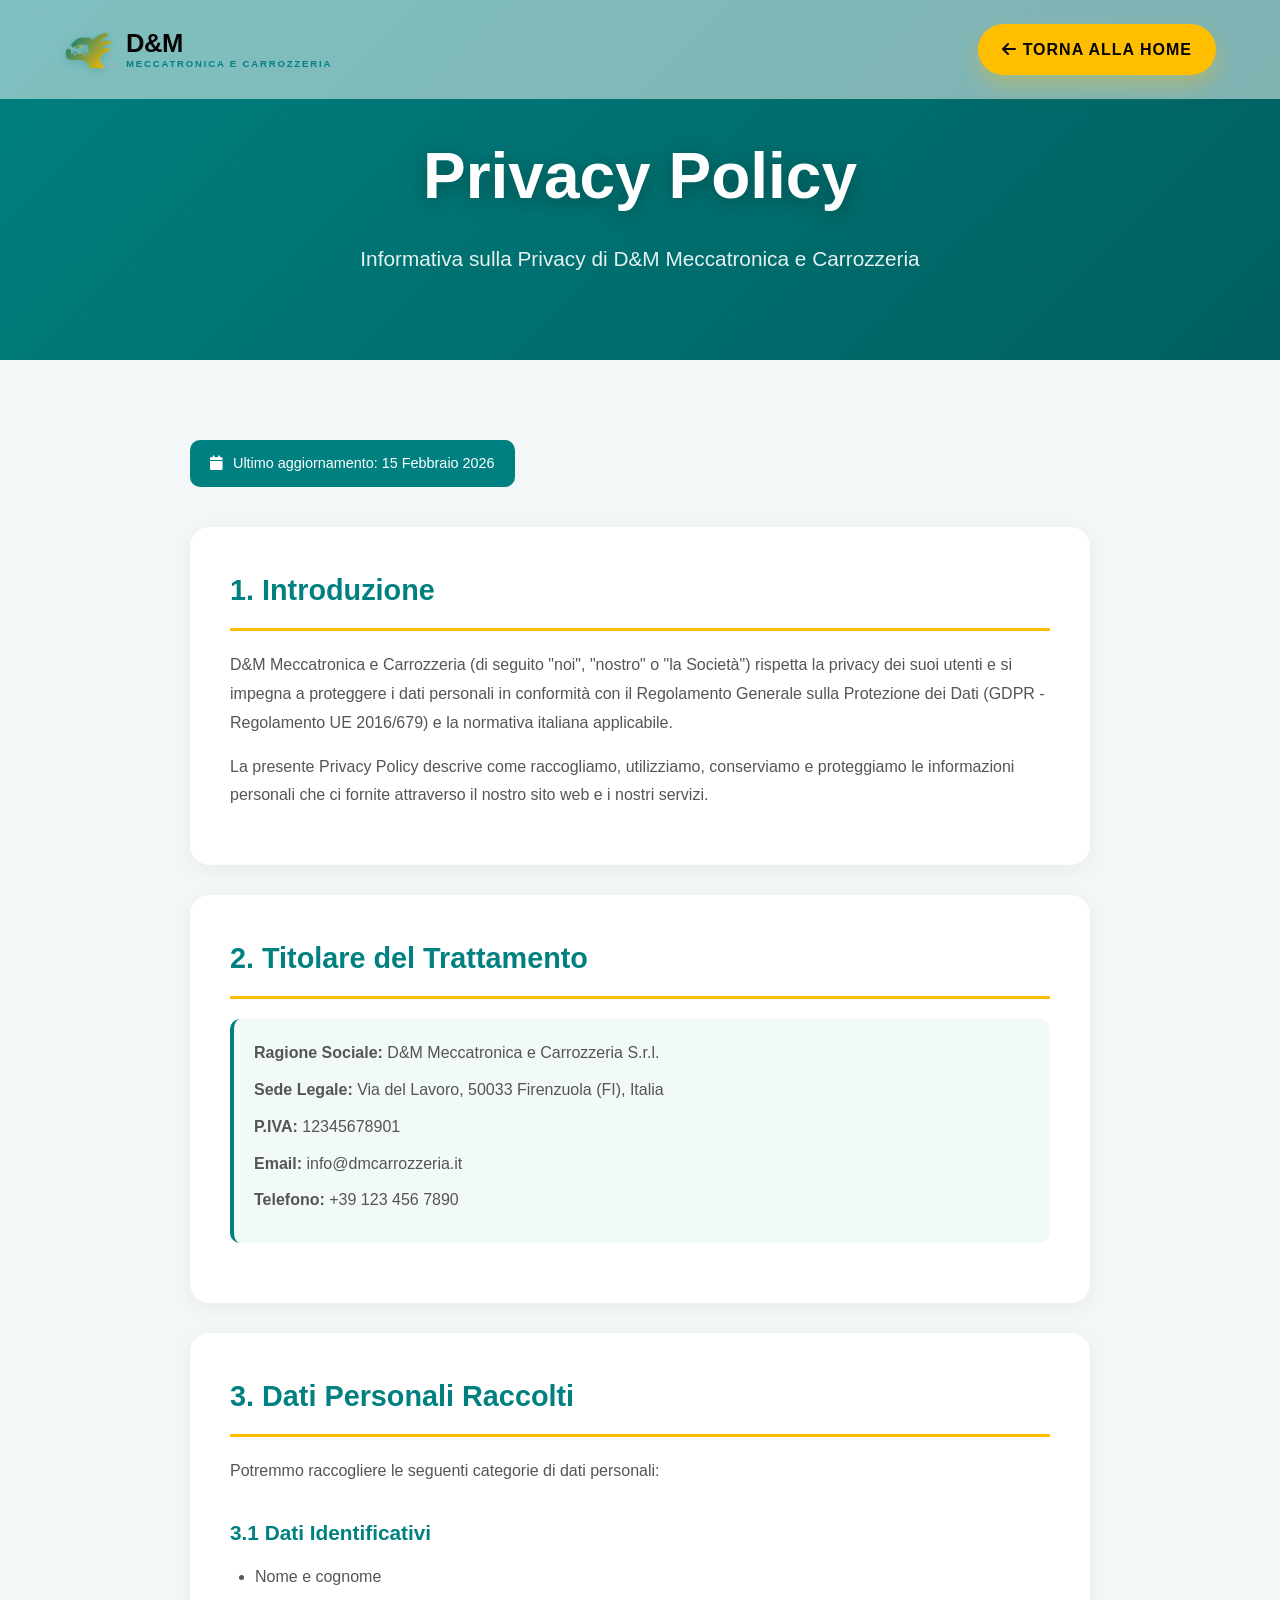
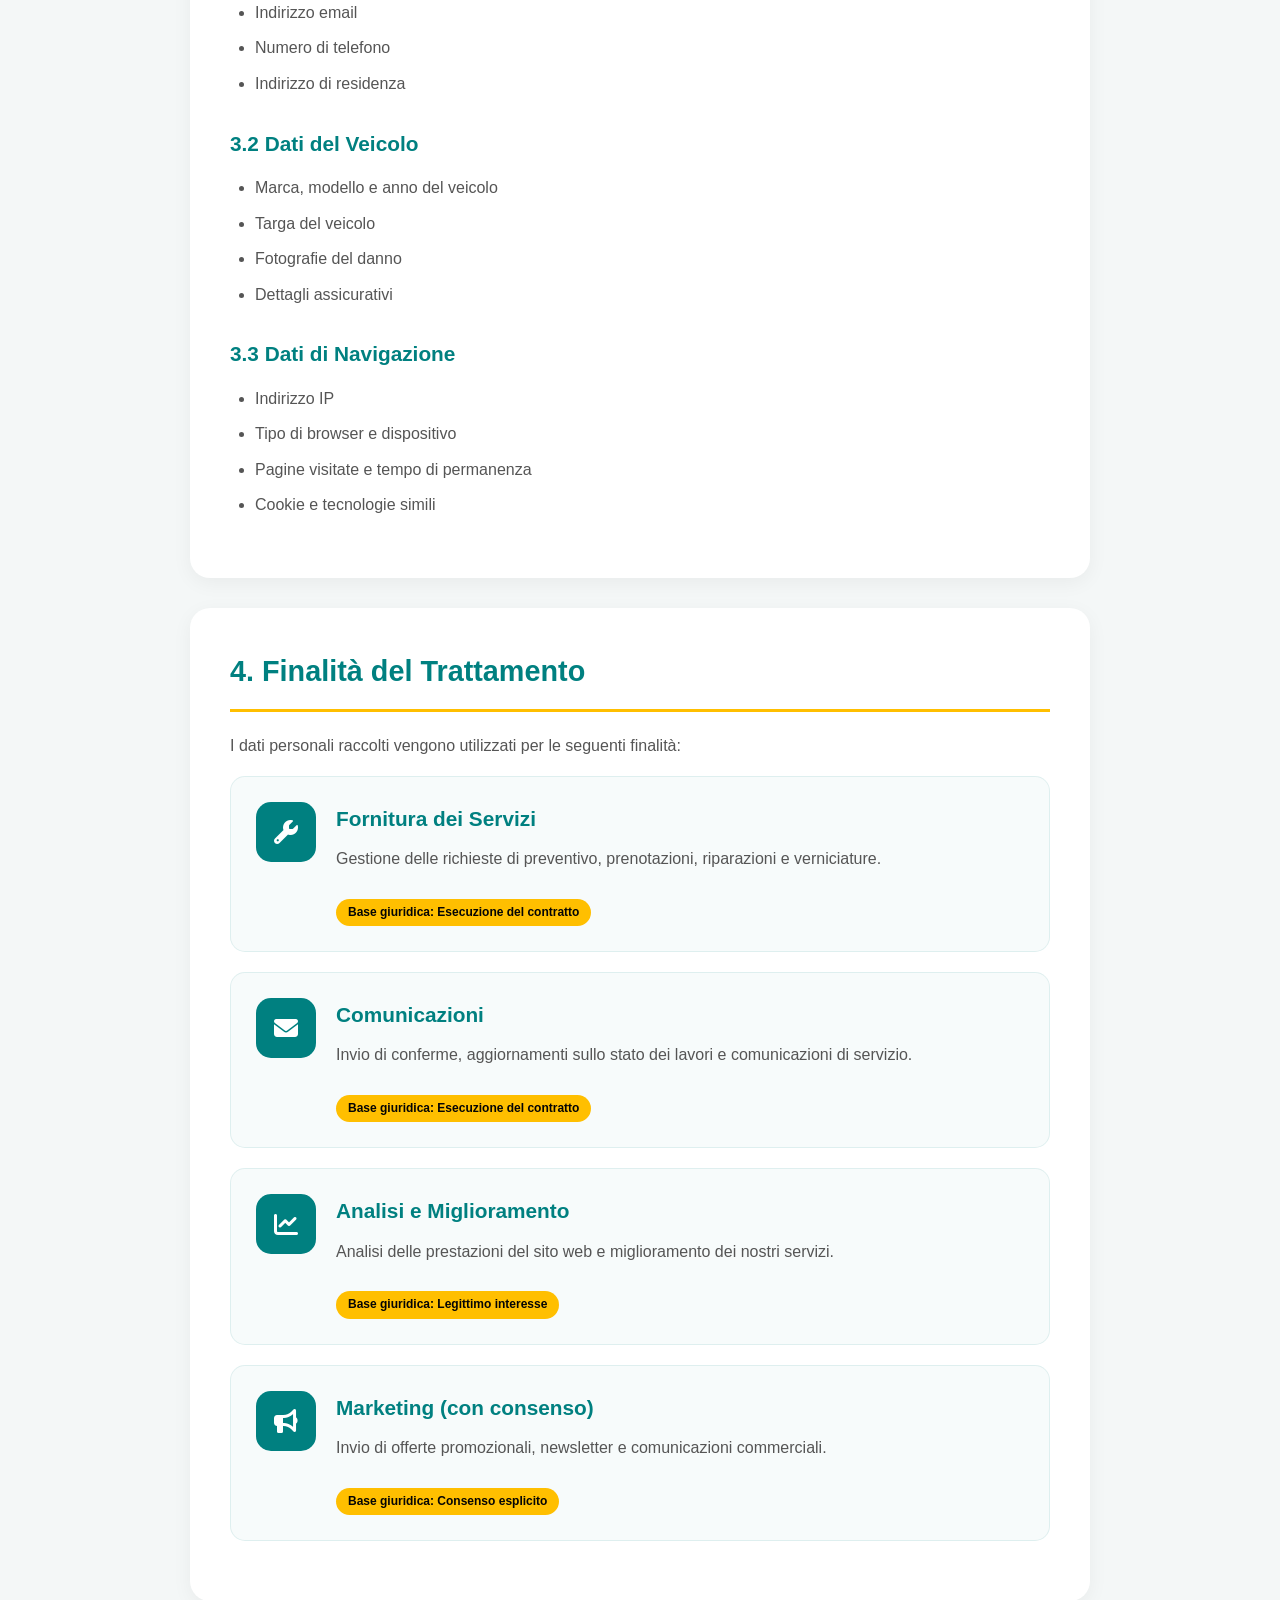
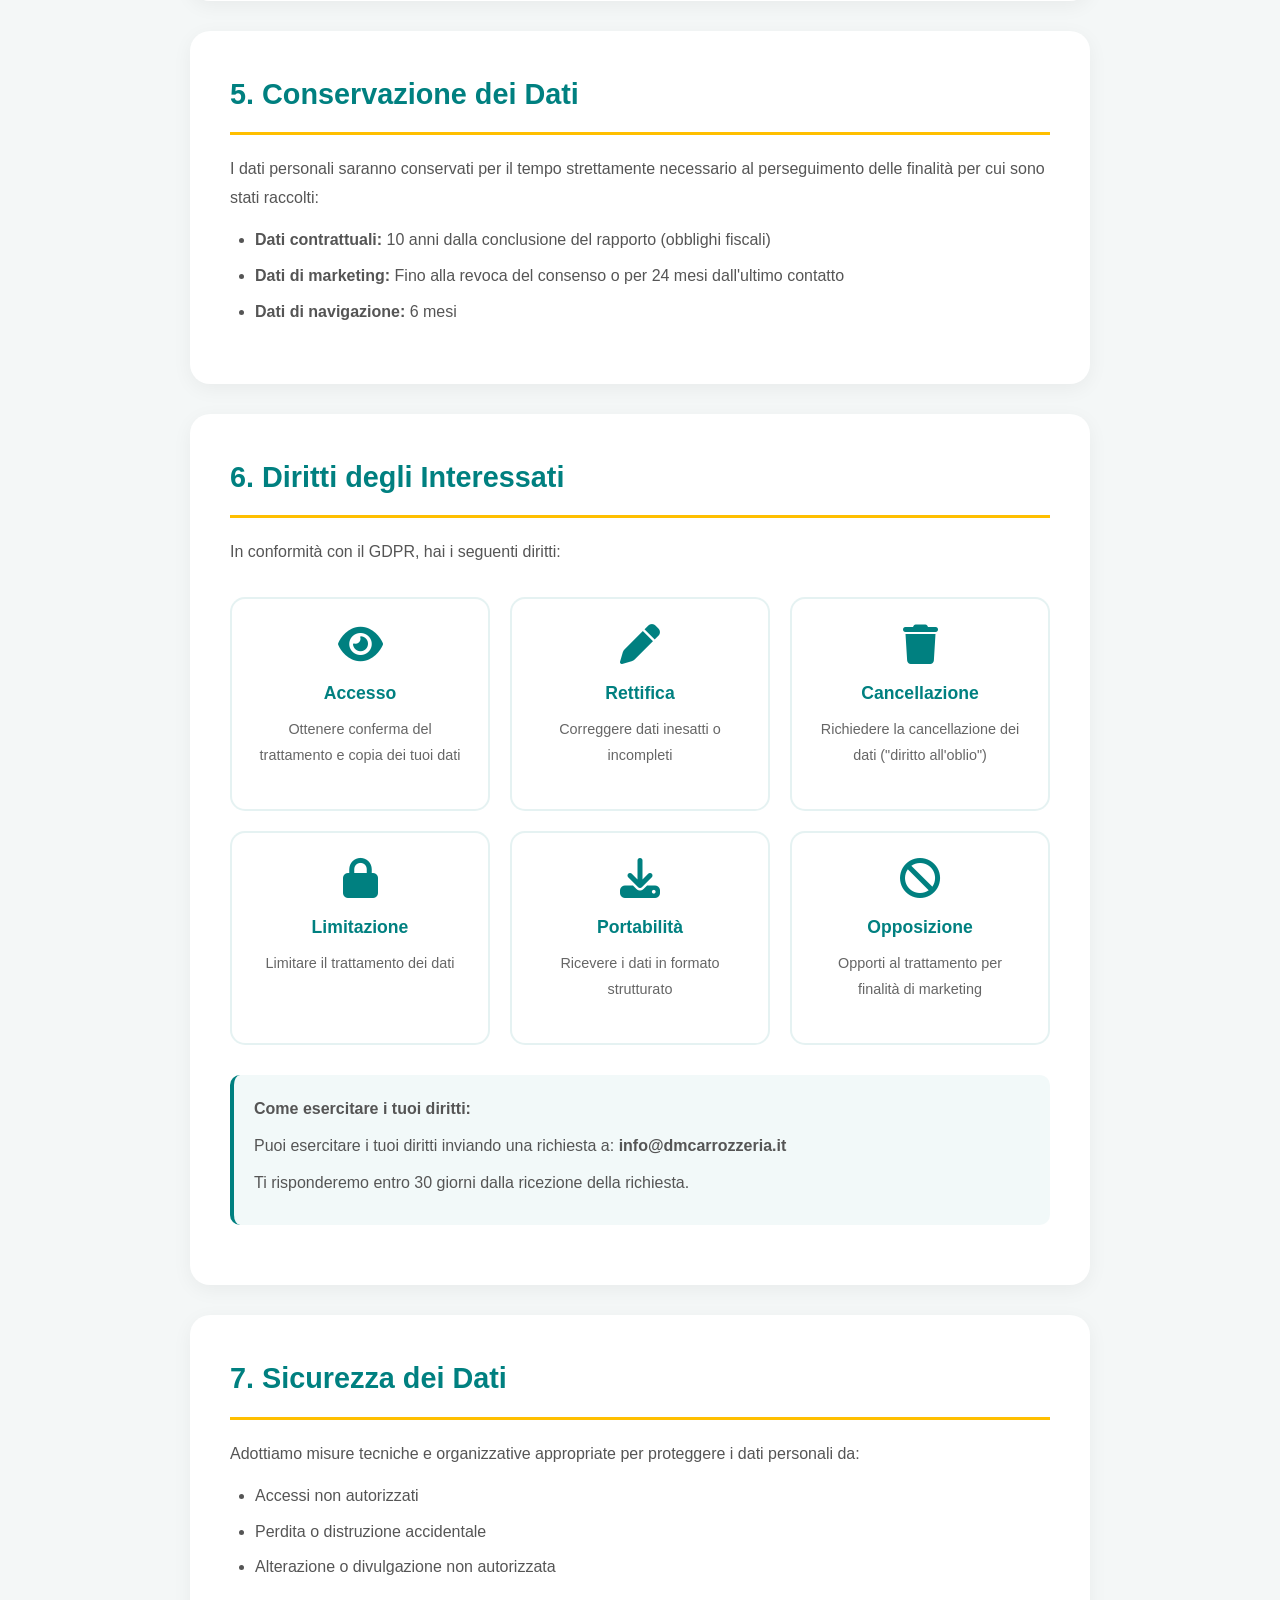
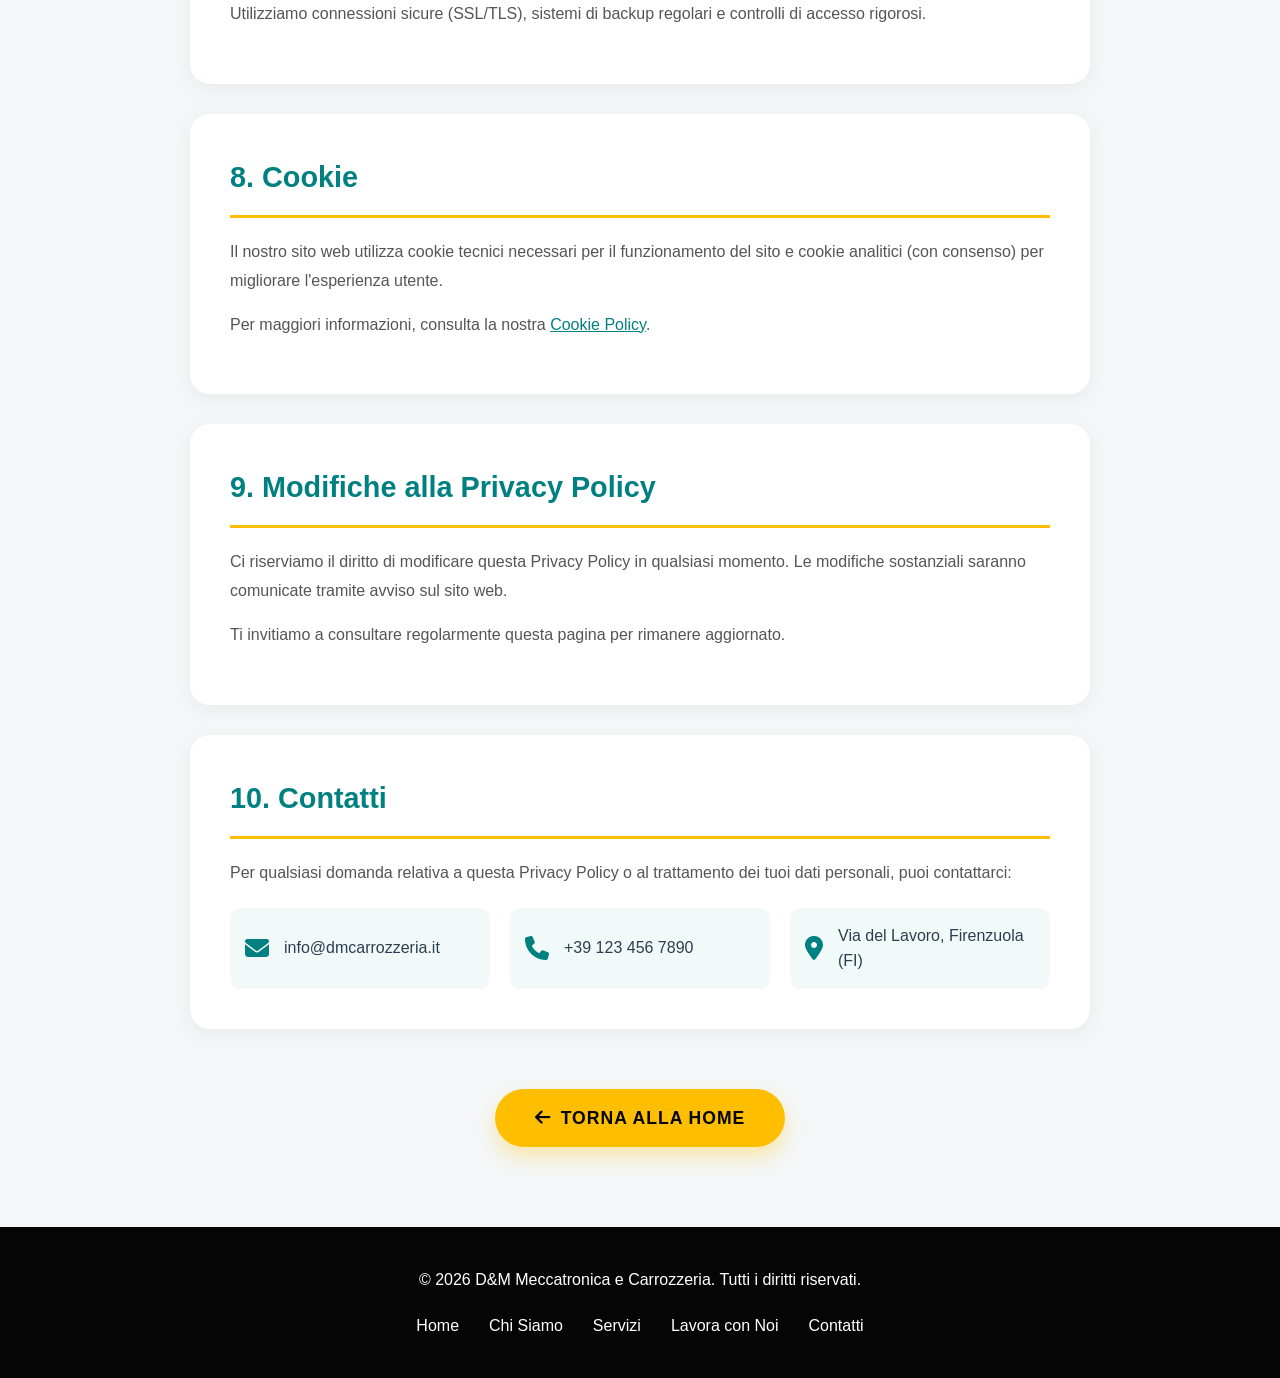
<file: index2.html>
<!DOCTYPE html>
<html lang="it">
<head>
    <meta charset="UTF-8">
    <meta name="viewport" content="width=device-width, initial-scale=1.0">
    <title>Privacy Policy - D&M Meccatronica e Carrozzeria</title>
    <link rel="stylesheet" href="style.css">
    <link rel="stylesheet" href="https://cdnjs.cloudflare.com/ajax/libs/font-awesome/6.4.0/css/all.min.css">
</head>
<body>
    <!-- Particles Background -->
    <canvas id="particles-canvas"></canvas>

    <!-- Simple Navbar -->
    <nav id="navbar">
        <a href="index.html" class="logo-box">
            <img src="logooo.png" alt="D&M Logo" class="logo-img"> 
            <div class="logo-text">D&M<br><span>MECCATRONICA E CARROZZERIA</span></div>
        </a>
        
        <a href="index.html" class="btn-primary" style="padding: 0.8rem 1.5rem;">
            <i class="fa-solid fa-arrow-left"></i> Torna alla Home
        </a>
    </nav>

    <!-- Hero Section -->
    <section class="legal-hero">
        <div class="legal-hero-content">
            <h1 class="legal-title">Privacy Policy</h1>
            <p class="legal-subtitle">Informativa sulla Privacy di D&M Meccatronica e Carrozzeria</p>
        </div>
    </section>

    <!-- Content Section -->
    <section class="legal-content">
        <div class="legal-container">
            <div class="legal-last-update">
                <i class="fa-solid fa-calendar"></i>
                Ultimo aggiornamento: 15 Febbraio 2026
            </div>

            <div class="legal-section">
                <h2>1. Introduzione</h2>
                <p>D&M Meccatronica e Carrozzeria (di seguito "noi", "nostro" o "la Società") rispetta la privacy dei suoi utenti e si impegna a proteggere i dati personali in conformità con il Regolamento Generale sulla Protezione dei Dati (GDPR - Regolamento UE 2016/679) e la normativa italiana applicabile.</p>
                <p>La presente Privacy Policy descrive come raccogliamo, utilizziamo, conserviamo e proteggiamo le informazioni personali che ci fornite attraverso il nostro sito web e i nostri servizi.</p>
            </div>

            <div class="legal-section">
                <h2>2. Titolare del Trattamento</h2>
                <div class="info-box">
                    <p><strong>Ragione Sociale:</strong> D&M Meccatronica e Carrozzeria S.r.l.</p>
                    <p><strong>Sede Legale:</strong> Via del Lavoro, 50033 Firenzuola (FI), Italia</p>
                    <p><strong>P.IVA:</strong> 12345678901</p>
                    <p><strong>Email:</strong> info@dmcarrozzeria.it</p>
                    <p><strong>Telefono:</strong> +39 123 456 7890</p>
                </div>
            </div>

            <div class="legal-section">
                <h2>3. Dati Personali Raccolti</h2>
                <p>Potremmo raccogliere le seguenti categorie di dati personali:</p>
                
                <h3>3.1 Dati Identificativi</h3>
                <ul>
                    <li>Nome e cognome</li>
                    <li>Indirizzo email</li>
                    <li>Numero di telefono</li>
                    <li>Indirizzo di residenza</li>
                </ul>

                <h3>3.2 Dati del Veicolo</h3>
                <ul>
                    <li>Marca, modello e anno del veicolo</li>
                    <li>Targa del veicolo</li>
                    <li>Fotografie del danno</li>
                    <li>Dettagli assicurativi</li>
                </ul>

                <h3>3.3 Dati di Navigazione</h3>
                <ul>
                    <li>Indirizzo IP</li>
                    <li>Tipo di browser e dispositivo</li>
                    <li>Pagine visitate e tempo di permanenza</li>
                    <li>Cookie e tecnologie simili</li>
                </ul>
            </div>

            <div class="legal-section">
                <h2>4. Finalità del Trattamento</h2>
                <p>I dati personali raccolti vengono utilizzati per le seguenti finalità:</p>
                
                <div class="purpose-card">
                    <div class="purpose-icon">
                        <i class="fa-solid fa-wrench"></i>
                    </div>
                    <div class="purpose-content">
                        <h3>Fornitura dei Servizi</h3>
                        <p>Gestione delle richieste di preventivo, prenotazioni, riparazioni e verniciature.</p>
                        <span class="legal-basis">Base giuridica: Esecuzione del contratto</span>
                    </div>
                </div>

                <div class="purpose-card">
                    <div class="purpose-icon">
                        <i class="fa-solid fa-envelope"></i>
                    </div>
                    <div class="purpose-content">
                        <h3>Comunicazioni</h3>
                        <p>Invio di conferme, aggiornamenti sullo stato dei lavori e comunicazioni di servizio.</p>
                        <span class="legal-basis">Base giuridica: Esecuzione del contratto</span>
                    </div>
                </div>

                <div class="purpose-card">
                    <div class="purpose-icon">
                        <i class="fa-solid fa-chart-line"></i>
                    </div>
                    <div class="purpose-content">
                        <h3>Analisi e Miglioramento</h3>
                        <p>Analisi delle prestazioni del sito web e miglioramento dei nostri servizi.</p>
                        <span class="legal-basis">Base giuridica: Legittimo interesse</span>
                    </div>
                </div>

                <div class="purpose-card">
                    <div class="purpose-icon">
                        <i class="fa-solid fa-bullhorn"></i>
                    </div>
                    <div class="purpose-content">
                        <h3>Marketing (con consenso)</h3>
                        <p>Invio di offerte promozionali, newsletter e comunicazioni commerciali.</p>
                        <span class="legal-basis">Base giuridica: Consenso esplicito</span>
                    </div>
                </div>
            </div>

            <div class="legal-section">
                <h2>5. Conservazione dei Dati</h2>
                <p>I dati personali saranno conservati per il tempo strettamente necessario al perseguimento delle finalità per cui sono stati raccolti:</p>
                <ul>
                    <li><strong>Dati contrattuali:</strong> 10 anni dalla conclusione del rapporto (obblighi fiscali)</li>
                    <li><strong>Dati di marketing:</strong> Fino alla revoca del consenso o per 24 mesi dall'ultimo contatto</li>
                    <li><strong>Dati di navigazione:</strong> 6 mesi</li>
                </ul>
            </div>

            <div class="legal-section">
                <h2>6. Diritti degli Interessati</h2>
                <p>In conformità con il GDPR, hai i seguenti diritti:</p>
                
                <div class="rights-grid">
                    <div class="right-card">
                        <i class="fa-solid fa-eye"></i>
                        <h4>Accesso</h4>
                        <p>Ottenere conferma del trattamento e copia dei tuoi dati</p>
                    </div>
                    <div class="right-card">
                        <i class="fa-solid fa-pen"></i>
                        <h4>Rettifica</h4>
                        <p>Correggere dati inesatti o incompleti</p>
                    </div>
                    <div class="right-card">
                        <i class="fa-solid fa-trash"></i>
                        <h4>Cancellazione</h4>
                        <p>Richiedere la cancellazione dei dati ("diritto all'oblio")</p>
                    </div>
                    <div class="right-card">
                        <i class="fa-solid fa-lock"></i>
                        <h4>Limitazione</h4>
                        <p>Limitare il trattamento dei dati</p>
                    </div>
                    <div class="right-card">
                        <i class="fa-solid fa-download"></i>
                        <h4>Portabilità</h4>
                        <p>Ricevere i dati in formato strutturato</p>
                    </div>
                    <div class="right-card">
                        <i class="fa-solid fa-ban"></i>
                        <h4>Opposizione</h4>
                        <p>Opporti al trattamento per finalità di marketing</p>
                    </div>
                </div>

                <div class="info-box" style="margin-top: 30px;">
                    <p><strong>Come esercitare i tuoi diritti:</strong></p>
                    <p>Puoi esercitare i tuoi diritti inviando una richiesta a: <strong>info@dmcarrozzeria.it</strong></p>
                    <p>Ti risponderemo entro 30 giorni dalla ricezione della richiesta.</p>
                </div>
            </div>

            <div class="legal-section">
                <h2>7. Sicurezza dei Dati</h2>
                <p>Adottiamo misure tecniche e organizzative appropriate per proteggere i dati personali da:</p>
                <ul>
                    <li>Accessi non autorizzati</li>
                    <li>Perdita o distruzione accidentale</li>
                    <li>Alterazione o divulgazione non autorizzata</li>
                </ul>
                <p>Utilizziamo connessioni sicure (SSL/TLS), sistemi di backup regolari e controlli di accesso rigorosi.</p>
            </div>

            <div class="legal-section">
                <h2>8. Cookie</h2>
                <p>Il nostro sito web utilizza cookie tecnici necessari per il funzionamento del sito e cookie analitici (con consenso) per migliorare l'esperienza utente.</p>
                <p>Per maggiori informazioni, consulta la nostra <a href="#" class="legal-link">Cookie Policy</a>.</p>
            </div>

            <div class="legal-section">
                <h2>9. Modifiche alla Privacy Policy</h2>
                <p>Ci riserviamo il diritto di modificare questa Privacy Policy in qualsiasi momento. Le modifiche sostanziali saranno comunicate tramite avviso sul sito web.</p>
                <p>Ti invitiamo a consultare regolarmente questa pagina per rimanere aggiornato.</p>
            </div>

            <div class="legal-section">
                <h2>10. Contatti</h2>
                <p>Per qualsiasi domanda relativa a questa Privacy Policy o al trattamento dei tuoi dati personali, puoi contattarci:</p>
                <div class="contact-grid">
                    <div class="contact-item">
                        <i class="fa-solid fa-envelope"></i>
                        <span>info@dmcarrozzeria.it</span>
                    </div>
                    <div class="contact-item">
                        <i class="fa-solid fa-phone"></i>
                        <span>+39 123 456 7890</span>
                    </div>
                    <div class="contact-item">
                        <i class="fa-solid fa-location-dot"></i>
                        <span>Via del Lavoro, Firenzuola (FI)</span>
                    </div>
                </div>
            </div>

            <div class="legal-back-button">
                <a href="index.html" class="btn-primary">
                    <i class="fa-solid fa-arrow-left"></i> Torna alla Home
                </a>
            </div>
        </div>
    </section>

    <!-- Footer -->
    <footer style="background: var(--dark); color: white; padding: 40px 5%; text-align: center;">
        <p>&copy; 2026 D&M Meccatronica e Carrozzeria. Tutti i diritti riservati.</p>
        <div style="margin-top: 20px; display: flex; gap: 30px; justify-content: center; flex-wrap: wrap;">
            <a href="index.html" style="color: white; text-decoration: none;">Home</a>
            <a href="index2.html" style="color: white; text-decoration: none;">Chi Siamo</a>
            <a href="index3.html" style="color: white; text-decoration: none;">Servizi</a>
            <a href="index4.html" style="color: white; text-decoration: none;">Lavora con Noi</a>
            <a href="index5.html" style="color: white; text-decoration: none;">Contatti</a>
        </div>
    </footer>

    <script>
</file>
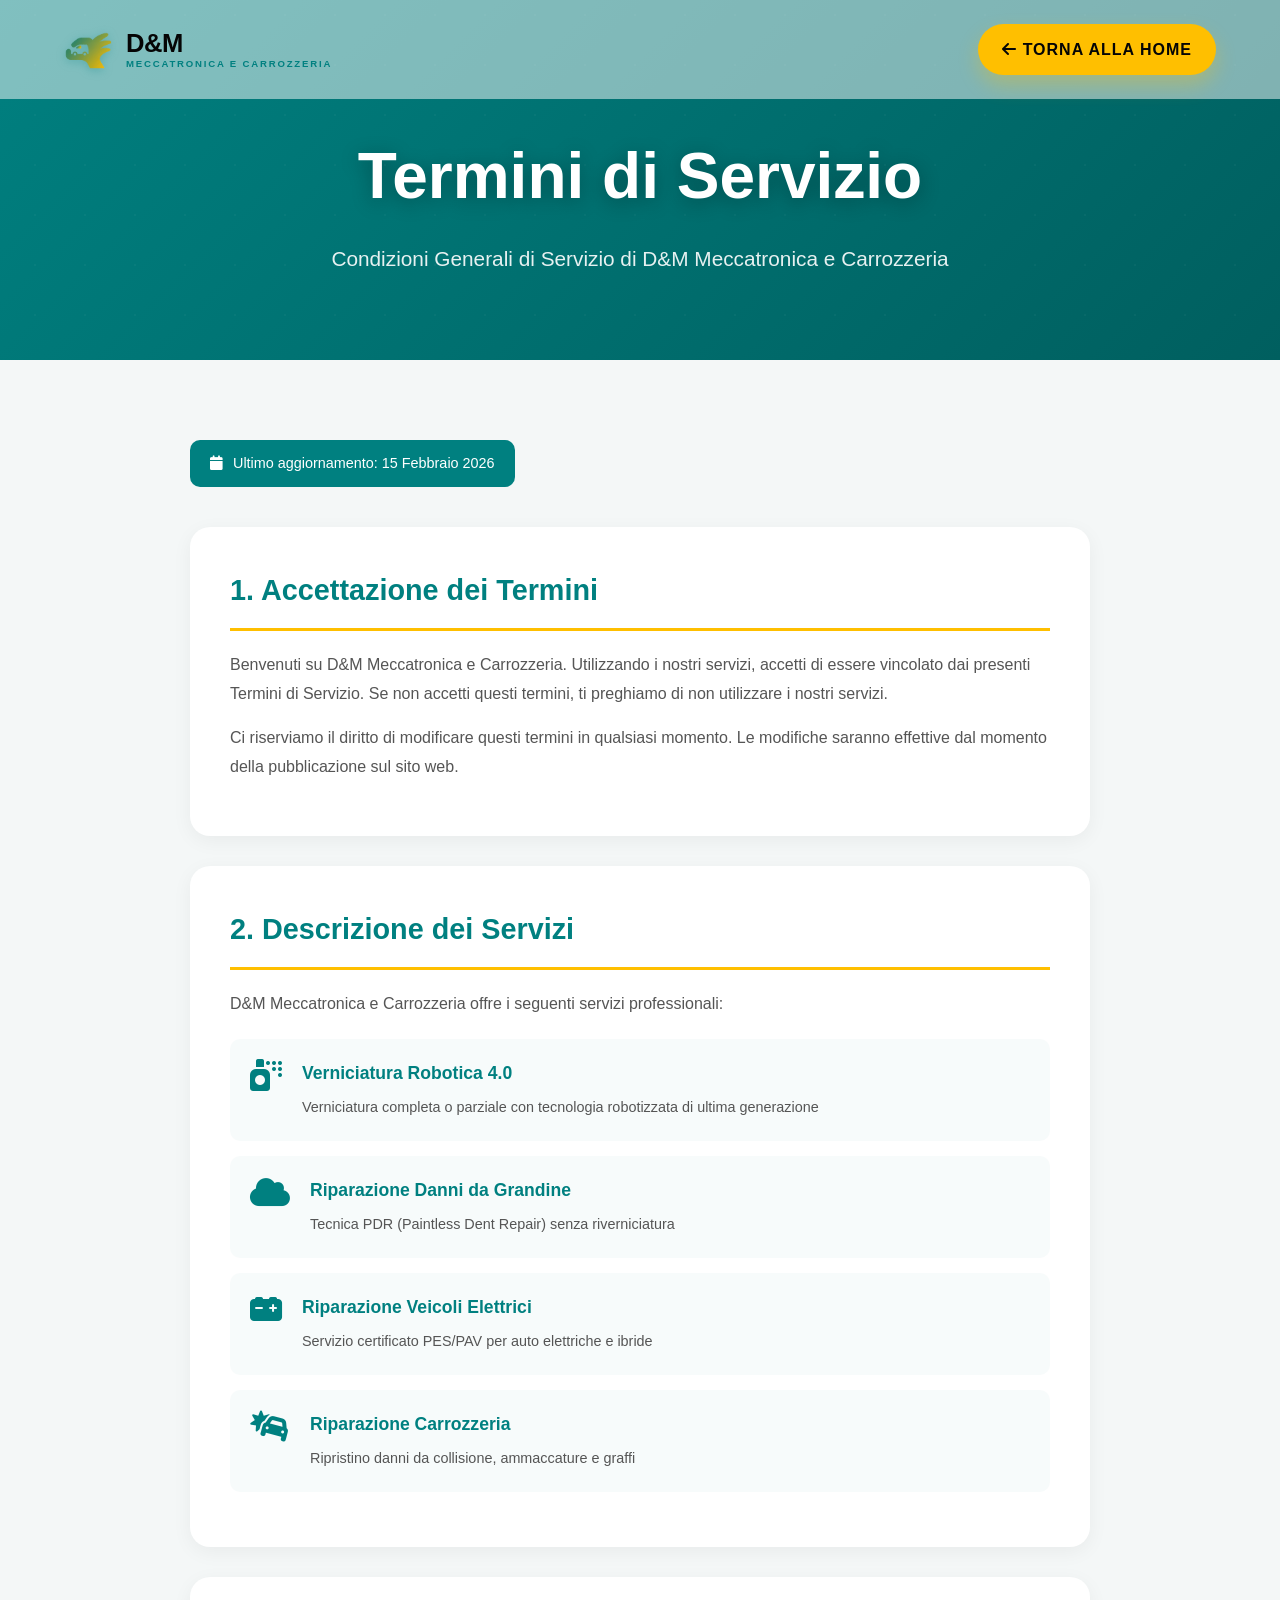
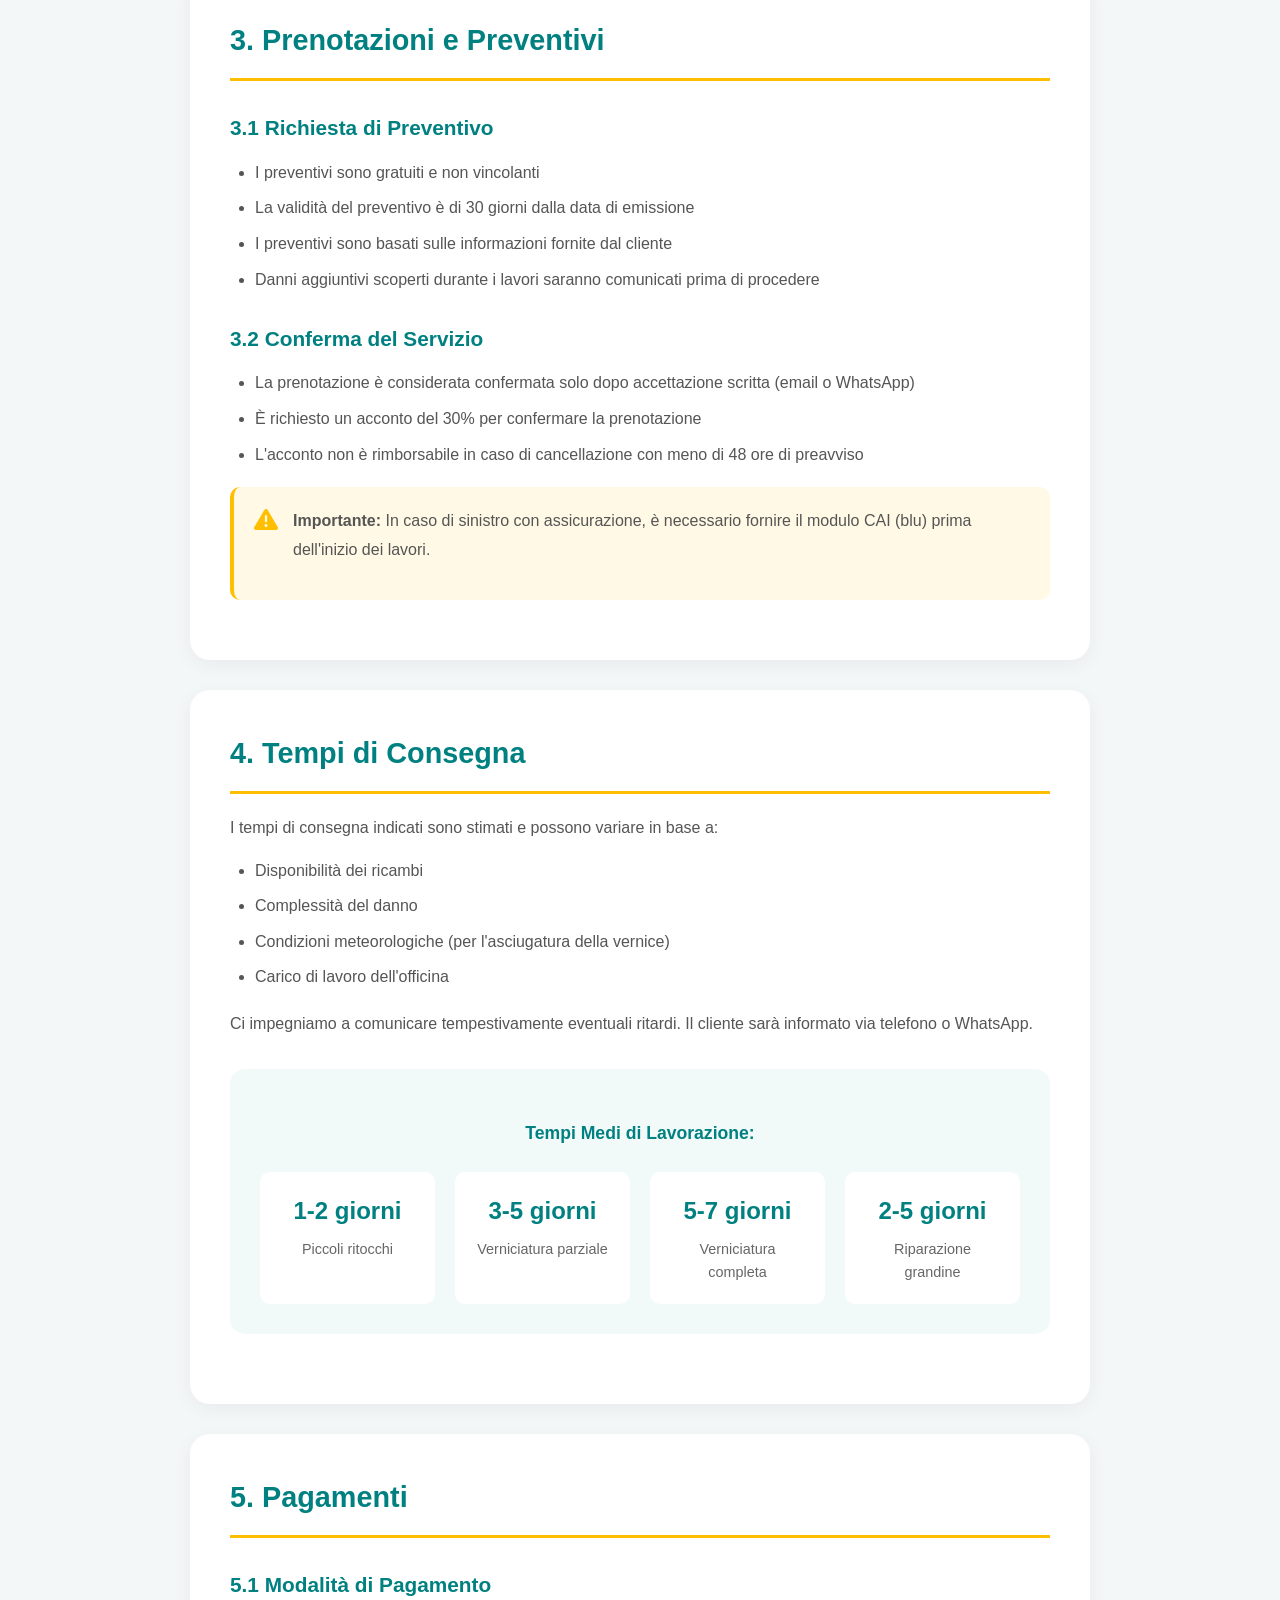
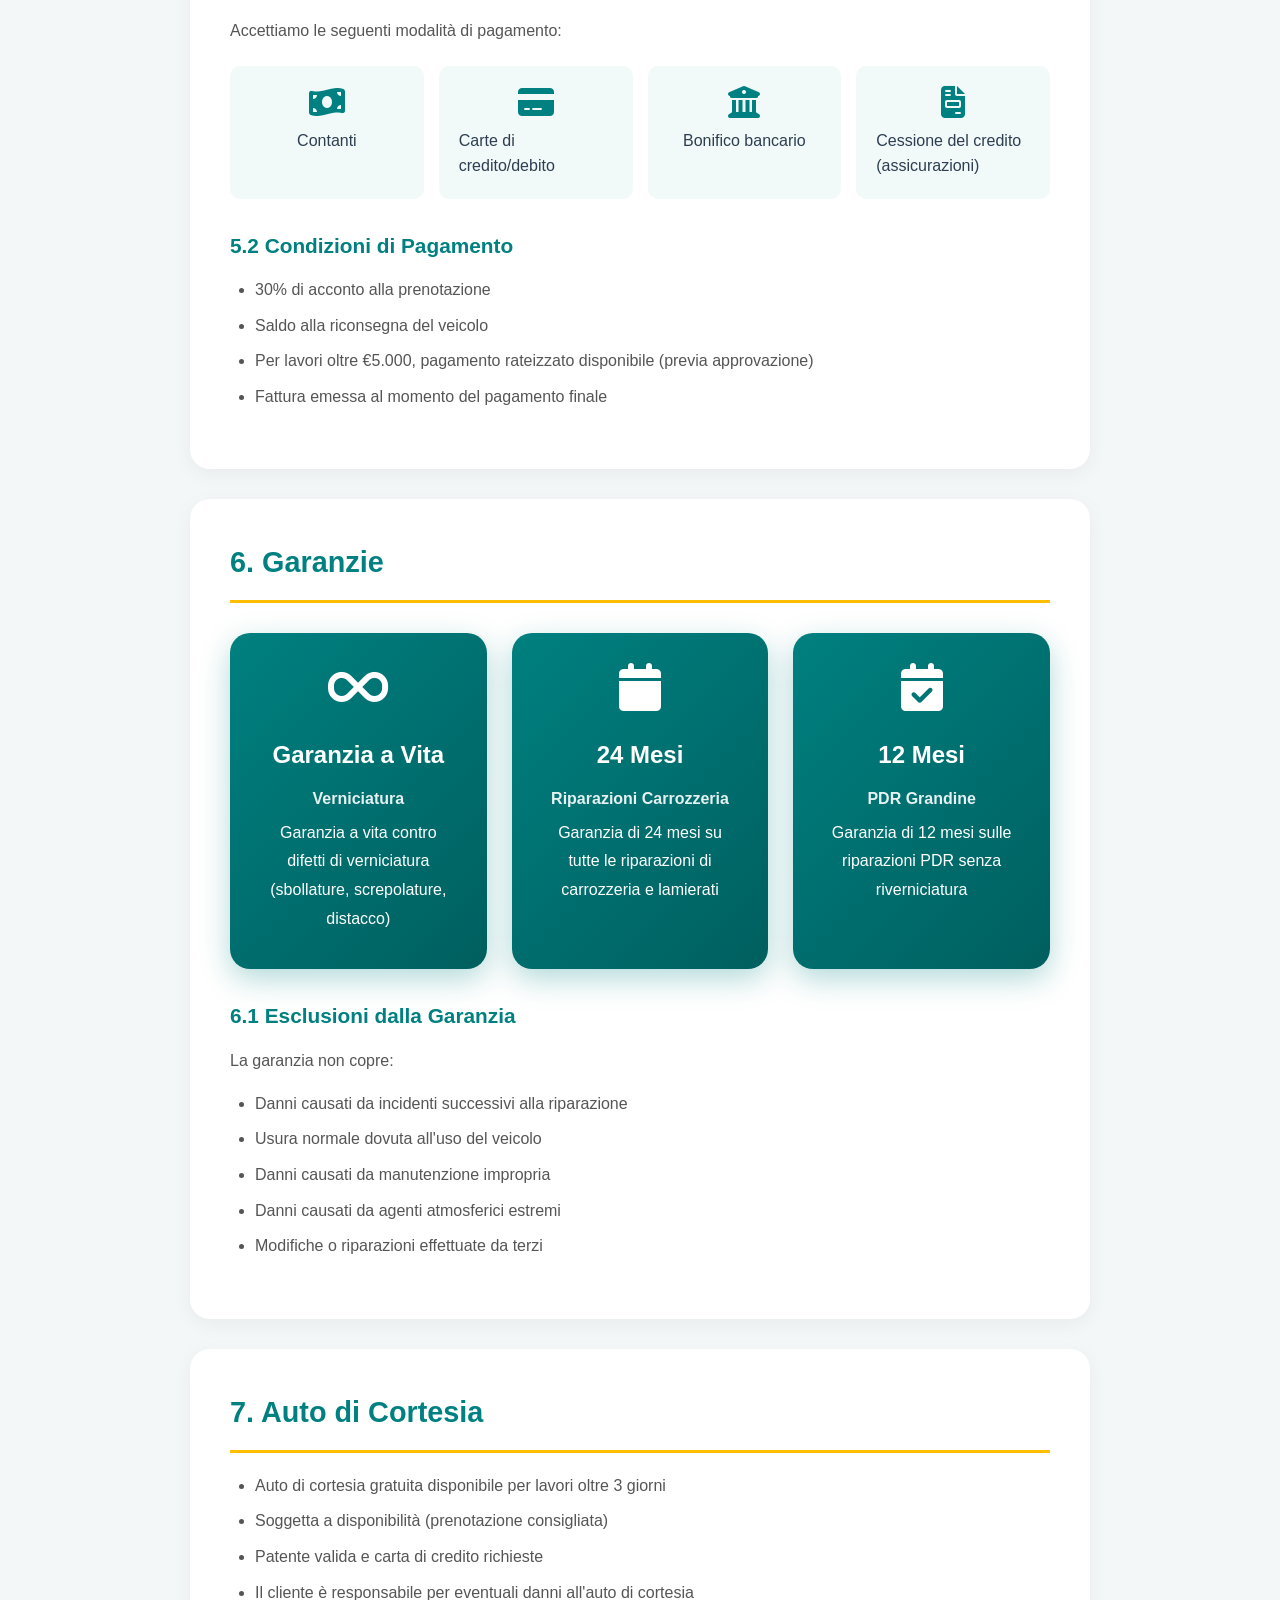
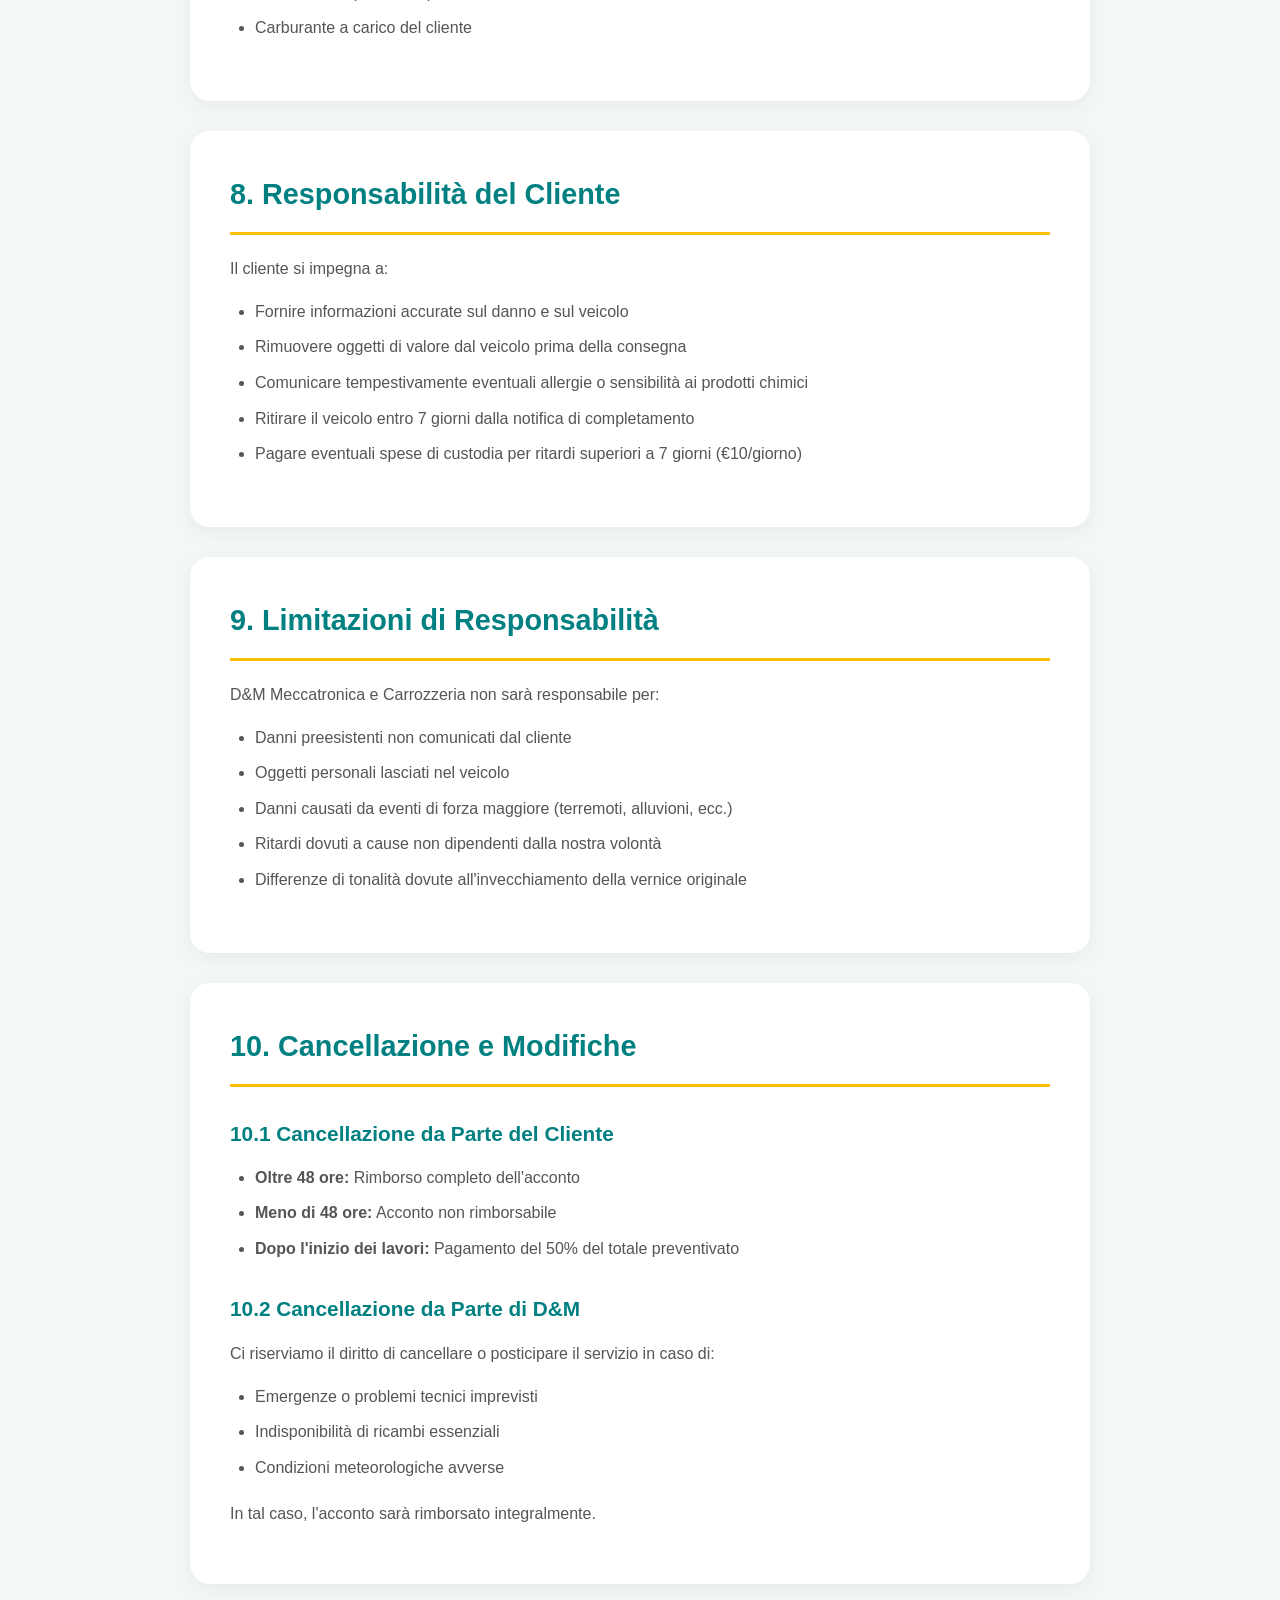
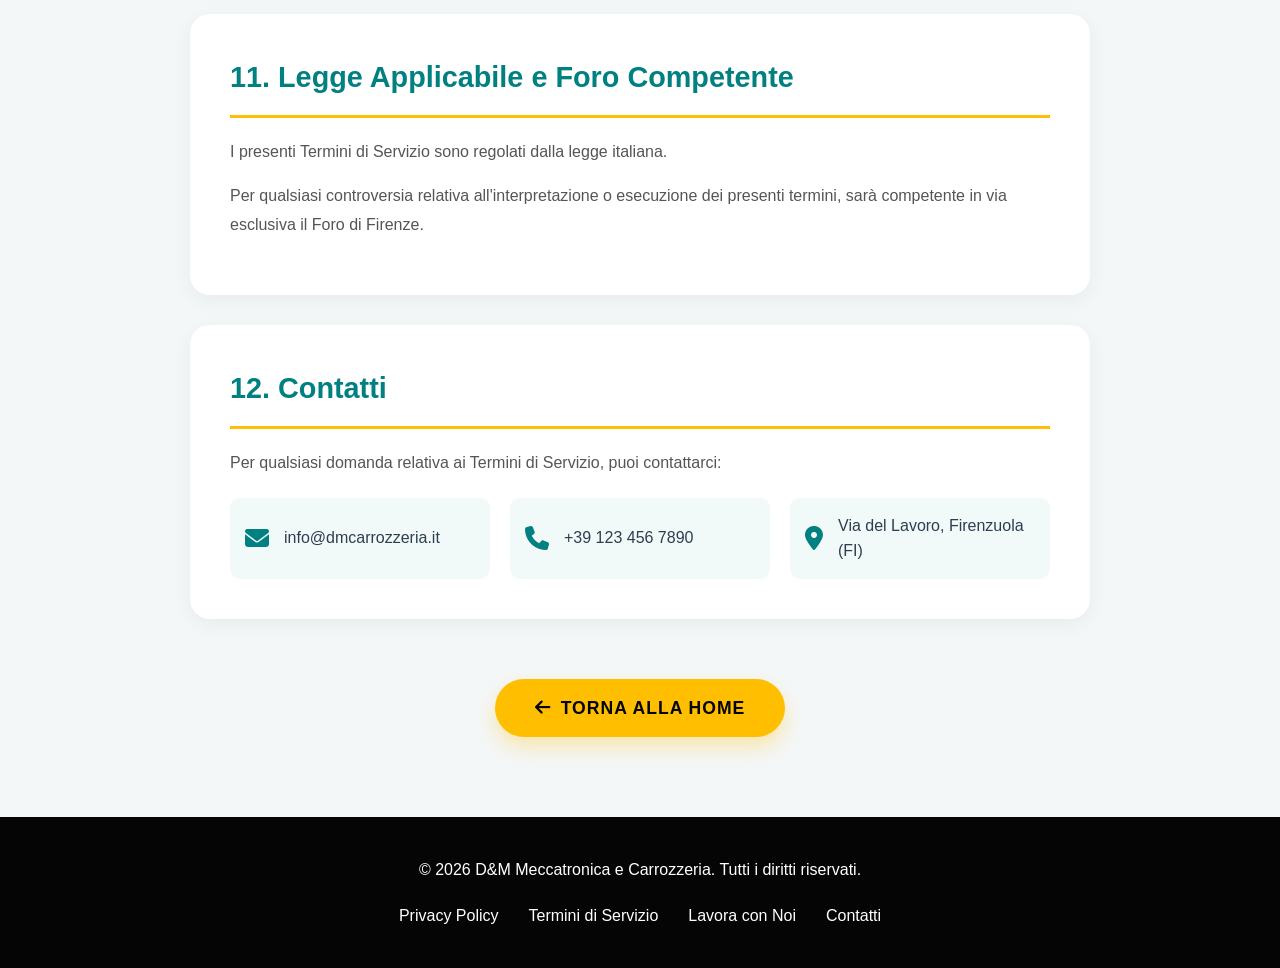
<file: index3.html>
<!DOCTYPE html>
<html lang="it">
<head>
    <meta charset="UTF-8">
    <meta name="viewport" content="width=device-width, initial-scale=1.0">
    <title>Termini di Servizio - D&M Meccatronica e Carrozzeria</title>
    <link rel="stylesheet" href="style.css">
    <link rel="stylesheet" href="https://cdnjs.cloudflare.com/ajax/libs/font-awesome/6.4.0/css/all.min.css">
</head>
<body>
    <!-- Particles Background -->
    <canvas id="particles-canvas"></canvas>

    <!-- Simple Navbar -->
    <nav id="navbar">
        <a href="index.html" class="logo-box">
            <img src="logooo.png" alt="D&M Logo" class="logo-img"> 
            <div class="logo-text">D&M<br><span>MECCATRONICA E CARROZZERIA</span></div>
        </a>
        
        <a href="index.html" class="btn-primary" style="padding: 0.8rem 1.5rem;">
            <i class="fa-solid fa-arrow-left"></i> Torna alla Home
        </a>
    </nav>

    <!-- Hero Section -->
    <section class="legal-hero">
        <div class="legal-hero-content">
            <h1 class="legal-title">Termini di Servizio</h1>
            <p class="legal-subtitle">Condizioni Generali di Servizio di D&M Meccatronica e Carrozzeria</p>
        </div>
    </section>

    <!-- Content Section -->
    <section class="legal-content">
        <div class="legal-container">
            <div class="legal-last-update">
                <i class="fa-solid fa-calendar"></i>
                Ultimo aggiornamento: 15 Febbraio 2026
            </div>

            <div class="legal-section">
                <h2>1. Accettazione dei Termini</h2>
                <p>Benvenuti su D&M Meccatronica e Carrozzeria. Utilizzando i nostri servizi, accetti di essere vincolato dai presenti Termini di Servizio. Se non accetti questi termini, ti preghiamo di non utilizzare i nostri servizi.</p>
                <p>Ci riserviamo il diritto di modificare questi termini in qualsiasi momento. Le modifiche saranno effettive dal momento della pubblicazione sul sito web.</p>
            </div>

            <div class="legal-section">
                <h2>2. Descrizione dei Servizi</h2>
                <p>D&M Meccatronica e Carrozzeria offre i seguenti servizi professionali:</p>
                
                <div class="service-list">
                    <div class="service-item">
                        <i class="fa-solid fa-spray-can"></i>
                        <div>
                            <h4>Verniciatura Robotica 4.0</h4>
                            <p>Verniciatura completa o parziale con tecnologia robotizzata di ultima generazione</p>
                        </div>
                    </div>
                    <div class="service-item">
                        <i class="fa-solid fa-cloud"></i>
                        <div>
                            <h4>Riparazione Danni da Grandine</h4>
                            <p>Tecnica PDR (Paintless Dent Repair) senza riverniciatura</p>
                        </div>
                    </div>
                    <div class="service-item">
                        <i class="fa-solid fa-car-battery"></i>
                        <div>
                            <h4>Riparazione Veicoli Elettrici</h4>
                            <p>Servizio certificato PES/PAV per auto elettriche e ibride</p>
                        </div>
                    </div>
                    <div class="service-item">
                        <i class="fa-solid fa-car-burst"></i>
                        <div>
                            <h4>Riparazione Carrozzeria</h4>
                            <p>Ripristino danni da collisione, ammaccature e graffi</p>
                        </div>
                    </div>
                </div>
            </div>

            <div class="legal-section">
                <h2>3. Prenotazioni e Preventivi</h2>
                
                <h3>3.1 Richiesta di Preventivo</h3>
                <ul>
                    <li>I preventivi sono gratuiti e non vincolanti</li>
                    <li>La validità del preventivo è di 30 giorni dalla data di emissione</li>
                    <li>I preventivi sono basati sulle informazioni fornite dal cliente</li>
                    <li>Danni aggiuntivi scoperti durante i lavori saranno comunicati prima di procedere</li>
                </ul>

                <h3>3.2 Conferma del Servizio</h3>
                <ul>
                    <li>La prenotazione è considerata confermata solo dopo accettazione scritta (email o WhatsApp)</li>
                    <li>È richiesto un acconto del 30% per confermare la prenotazione</li>
                    <li>L'acconto non è rimborsabile in caso di cancellazione con meno di 48 ore di preavviso</li>
                </ul>

                <div class="warning-box">
                    <i class="fa-solid fa-exclamation-triangle"></i>
                    <p><strong>Importante:</strong> In caso di sinistro con assicurazione, è necessario fornire il modulo CAI (blu) prima dell'inizio dei lavori.</p>
                </div>
            </div>

            <div class="legal-section">
                <h2>4. Tempi di Consegna</h2>
                <p>I tempi di consegna indicati sono stimati e possono variare in base a:</p>
                <ul>
                    <li>Disponibilità dei ricambi</li>
                    <li>Complessità del danno</li>
                    <li>Condizioni meteorologiche (per l'asciugatura della vernice)</li>
                    <li>Carico di lavoro dell'officina</li>
                </ul>
                <p>Ci impegniamo a comunicare tempestivamente eventuali ritardi. Il cliente sarà informato via telefono o WhatsApp.</p>

                <div class="timeline-estimate">
                    <h4>Tempi Medi di Lavorazione:</h4>
                    <div class="timeline-items">
                        <div class="timeline-stat">
                            <span class="time">1-2 giorni</span>
                            <span class="desc">Piccoli ritocchi</span>
                        </div>
                        <div class="timeline-stat">
                            <span class="time">3-5 giorni</span>
                            <span class="desc">Verniciatura parziale</span>
                        </div>
                        <div class="timeline-stat">
                            <span class="time">5-7 giorni</span>
                            <span class="desc">Verniciatura completa</span>
                        </div>
                        <div class="timeline-stat">
                            <span class="time">2-5 giorni</span>
                            <span class="desc">Riparazione grandine</span>
                        </div>
                    </div>
                </div>
            </div>

            <div class="legal-section">
                <h2>5. Pagamenti</h2>
                
                <h3>5.1 Modalità di Pagamento</h3>
                <p>Accettiamo le seguenti modalità di pagamento:</p>
                <div class="payment-methods">
                    <div class="payment-item">
                        <i class="fa-solid fa-money-bill-wave"></i>
                        <span>Contanti</span>
                    </div>
                    <div class="payment-item">
                        <i class="fa-solid fa-credit-card"></i>
                        <span>Carte di credito/debito</span>
                    </div>
                    <div class="payment-item">
                        <i class="fa-solid fa-building-columns"></i>
                        <span>Bonifico bancario</span>
                    </div>
                    <div class="payment-item">
                        <i class="fa-solid fa-file-invoice"></i>
                        <span>Cessione del credito (assicurazioni)</span>
                    </div>
                </div>

                <h3>5.2 Condizioni di Pagamento</h3>
                <ul>
                    <li>30% di acconto alla prenotazione</li>
                    <li>Saldo alla riconsegna del veicolo</li>
                    <li>Per lavori oltre €5.000, pagamento rateizzato disponibile (previa approvazione)</li>
                    <li>Fattura emessa al momento del pagamento finale</li>
                </ul>
            </div>

            <div class="legal-section">
                <h2>6. Garanzie</h2>
                
                <div class="warranty-grid">
                    <div class="warranty-card">
                        <i class="fa-solid fa-infinity"></i>
                        <h4>Garanzia a Vita</h4>
                        <p><strong>Verniciatura</strong></p>
                        <p>Garanzia a vita contro difetti di verniciatura (sbollature, screpolature, distacco)</p>
                    </div>
                    <div class="warranty-card">
                        <i class="fa-solid fa-calendar"></i>
                        <h4>24 Mesi</h4>
                        <p><strong>Riparazioni Carrozzeria</strong></p>
                        <p>Garanzia di 24 mesi su tutte le riparazioni di carrozzeria e lamierati</p>
                    </div>
                    <div class="warranty-card">
                        <i class="fa-solid fa-calendar-check"></i>
                        <h4>12 Mesi</h4>
                        <p><strong>PDR Grandine</strong></p>
                        <p>Garanzia di 12 mesi sulle riparazioni PDR senza riverniciatura</p>
                    </div>
                </div>

                <h3>6.1 Esclusioni dalla Garanzia</h3>
                <p>La garanzia non copre:</p>
                <ul>
                    <li>Danni causati da incidenti successivi alla riparazione</li>
                    <li>Usura normale dovuta all'uso del veicolo</li>
                    <li>Danni causati da manutenzione impropria</li>
                    <li>Danni causati da agenti atmosferici estremi</li>
                    <li>Modifiche o riparazioni effettuate da terzi</li>
                </ul>
            </div>

            <div class="legal-section">
                <h2>7. Auto di Cortesia</h2>
                <ul>
                    <li>Auto di cortesia gratuita disponibile per lavori oltre 3 giorni</li>
                    <li>Soggetta a disponibilità (prenotazione consigliata)</li>
                    <li>Patente valida e carta di credito richieste</li>
                    <li>Il cliente è responsabile per eventuali danni all'auto di cortesia</li>
                    <li>Carburante a carico del cliente</li>
                </ul>
            </div>

            <div class="legal-section">
                <h2>8. Responsabilità del Cliente</h2>
                <p>Il cliente si impegna a:</p>
                <ul>
                    <li>Fornire informazioni accurate sul danno e sul veicolo</li>
                    <li>Rimuovere oggetti di valore dal veicolo prima della consegna</li>
                    <li>Comunicare tempestivamente eventuali allergie o sensibilità ai prodotti chimici</li>
                    <li>Ritirare il veicolo entro 7 giorni dalla notifica di completamento</li>
                    <li>Pagare eventuali spese di custodia per ritardi superiori a 7 giorni (€10/giorno)</li>
                </ul>
            </div>

            <div class="legal-section">
                <h2>9. Limitazioni di Responsabilità</h2>
                <p>D&M Meccatronica e Carrozzeria non sarà responsabile per:</p>
                <ul>
                    <li>Danni preesistenti non comunicati dal cliente</li>
                    <li>Oggetti personali lasciati nel veicolo</li>
                    <li>Danni causati da eventi di forza maggiore (terremoti, alluvioni, ecc.)</li>
                    <li>Ritardi dovuti a cause non dipendenti dalla nostra volontà</li>
                    <li>Differenze di tonalità dovute all'invecchiamento della vernice originale</li>
                </ul>
            </div>

            <div class="legal-section">
                <h2>10. Cancellazione e Modifiche</h2>
                
                <h3>10.1 Cancellazione da Parte del Cliente</h3>
                <ul>
                    <li><strong>Oltre 48 ore:</strong> Rimborso completo dell'acconto</li>
                    <li><strong>Meno di 48 ore:</strong> Acconto non rimborsabile</li>
                    <li><strong>Dopo l'inizio dei lavori:</strong> Pagamento del 50% del totale preventivato</li>
                </ul>

                <h3>10.2 Cancellazione da Parte di D&M</h3>
                <p>Ci riserviamo il diritto di cancellare o posticipare il servizio in caso di:</p>
                <ul>
                    <li>Emergenze o problemi tecnici imprevisti</li>
                    <li>Indisponibilità di ricambi essenziali</li>
                    <li>Condizioni meteorologiche avverse</li>
                </ul>
                <p>In tal caso, l'acconto sarà rimborsato integralmente.</p>
            </div>

            <div class="legal-section">
                <h2>11. Legge Applicabile e Foro Competente</h2>
                <p>I presenti Termini di Servizio sono regolati dalla legge italiana.</p>
                <p>Per qualsiasi controversia relativa all'interpretazione o esecuzione dei presenti termini, sarà competente in via esclusiva il Foro di Firenze.</p>
            </div>

            <div class="legal-section">
                <h2>12. Contatti</h2>
                <p>Per qualsiasi domanda relativa ai Termini di Servizio, puoi contattarci:</p>
                <div class="contact-grid">
                    <div class="contact-item">
                        <i class="fa-solid fa-envelope"></i>
                        <span>info@dmcarrozzeria.it</span>
                    </div>
                    <div class="contact-item">
                        <i class="fa-solid fa-phone"></i>
                        <span>+39 123 456 7890</span>
                    </div>
                    <div class="contact-item">
                        <i class="fa-solid fa-location-dot"></i>
                        <span>Via del Lavoro, Firenzuola (FI)</span>
                    </div>
                </div>
            </div>

            <div class="legal-back-button">
                <a href="index.html" class="btn-primary">
                    <i class="fa-solid fa-arrow-left"></i> Torna alla Home
                </a>
            </div>
        </div>
    </section>

    <!-- Footer -->
    <footer style="background: var(--dark); color: white; padding: 40px 5%; text-align: center;">
        <p>&copy; 2026 D&M Meccatronica e Carrozzeria. Tutti i diritti riservati.</p>
        <div style="margin-top: 20px; display: flex; gap: 30px; justify-content: center; flex-wrap: wrap;">
            <a href="index2.html" style="color: white; text-decoration: none;">Privacy Policy</a>
            <a href="index3.html" style="color: white; text-decoration: none;">Termini di Servizio</a>
            <a href="index4.html" style="color: white; text-decoration: none;">Lavora con Noi</a>
            <a href="index5.html" style="color: white; text-decoration: none;">Contatti</a>
        </div>
    </footer>

    <script>
</file>
<file: style.css>
/* =========================================
   D&M CARROZZERIA - STYLESHEET
   Versión Mejorada y Organizada
   ========================================= */

/* =========================================
   TABLA DE CONTENIDOS:
   1. Variables & Reset
   2. Scrollbar & Selection
   3. Loader & Utils
   4. Animations
   5. Navigation
   6. Hero Section
   7. Stats & Services
   8. Color Lab
   9. Vision & Content
   10. Before/After Slider
   11. Pricing Calculator
   12. Map & Location
   13. FAQ Section
   14. Footer
   15. Cookie Banner
   16. Gallery & Lightbox
   17. Modal
   18. Chatbot Widget
   19. WhatsApp Float Button
   20. Responsive Design
   ========================================= */


/* =========================================
   1. VARIABLES & RESET
   ========================================= */
:root {
    --primary: #008080;
    --accent: #FFBF00;
    --dark: #050505;
    --grey: #1a1a1a;
    --light: #F4F7F7;
    --white: #ffffff;
    --glass: rgba(255, 255, 255, 0.05);
    --glass-border: rgba(255, 255, 255, 0.1);
    --shadow: 0 20px 50px rgba(0,0,0,0.05);
    --text-main: #2C3E50;
    --transition: all 0.4s cubic-bezier(0.165, 0.84, 0.44, 1);
}

/* Dark Mode Variables */
[data-theme="dark"] {
    --dark: #f5f5f5;
    --grey: #e0e0e0;
    --light: #121212;
    --white: #1e1e1e;
    --text-main: #e0e0e0;
    --shadow: 0 20px 50px rgba(255,255,255,0.05);
}

[data-theme="dark"] body {
    background-color: #0a0a0a;
}

[data-theme="dark"] .section {
    background: #1e1e1e !important;
}

[data-theme="dark"] nav {
    background: rgba(30, 30, 30, 0.9) !important;
}

[data-theme="dark"] .service-card,
[data-theme="dark"] .calc-panel,
[data-theme="dark"] .faq-item,
[data-theme="dark"] .modal-card {
    background: #2a2a2a !important;
    color: #e0e0e0 !important;
}

[data-theme="dark"] .form-input {
    background: #333 !important;
    color: #e0e0e0 !important;
    border-color: #444 !important;
}

* { 
    box-sizing: border-box; 
    margin: 0; 
    padding: 0; 
}

html { 
    scroll-behavior: smooth; 
}

body { 
    font-family: 'Inter', sans-serif; 
    background-color: var(--light); 
    color: var(--text-main); 
    overflow-x: hidden; 
    line-height: 1.6;
}


/* =========================================
   2. SCROLLBAR & SELECTION
   ========================================= */
::-webkit-scrollbar { 
    width: 8px; 
}

::-webkit-scrollbar-track { 
    background: var(--dark); 
}

::-webkit-scrollbar-thumb { 
    background: var(--primary); 
    border-radius: 4px; 
}

::selection { 
    background: var(--accent); 
    color: var(--dark); 
}


/* =========================================
   3. LOADER & UTILS
   ========================================= */
#loader {
    position: fixed; 
    inset: 0; 
    background: var(--dark); 
    z-index: 9999;
    display: flex; 
    justify-content: center; 
    align-items: center; 
    flex-direction: column;
    transition: opacity 0.8s ease;
}

.spinner {
    width: 50px; 
    height: 50px; 
    border: 4px solid rgba(255,255,255,0.1);
    border-top: 4px solid var(--accent); 
    border-radius: 50%;
    animation: spin 1s linear infinite; 
    margin-bottom: 20px;
}

.loader-text { 
    color: white; 
    font-weight: 700; 
    letter-spacing: 3px; 
    font-size: 0.8rem; 
    animation: pulse 1.5s infinite; 
}

#scroll-progress {
    position: fixed; 
    top: 0; 
    left: 0; 
    width: 0%; 
    height: 4px;
    background: linear-gradient(90deg, var(--primary), var(--accent));
    z-index: 2001; 
    box-shadow: 0 0 10px var(--accent);
}

/* Particles Canvas */
#particles-canvas {
    position: fixed;
    top: 0;
    left: 0;
    width: 100%;
    height: 100%;
    pointer-events: none;
    z-index: 1;
    opacity: 0.6;
}

[data-theme="dark"] #particles-canvas {
    opacity: 0.3;
}


/* =========================================
   4. ANIMATIONS
   ========================================= */
@keyframes spin { 
    0% { transform: rotate(0deg); } 
    100% { transform: rotate(360deg); } 
}

@keyframes pulse { 
    0%, 100% { opacity: 0.5; } 
    50% { opacity: 1; } 
}

@keyframes fadeInUp { 
    from { opacity: 0; transform: translateY(60px); } 
    to { opacity: 1; transform: translateY(0); } 
}

@keyframes scaleIn { 
    from { opacity: 0; transform: scale(0.9); } 
    to { opacity: 1; transform: scale(1); } 
}

@keyframes float { 
    0%, 100% { transform: translateY(0); } 
    50% { transform: translateY(-20px); } 
}

@keyframes glow { 
    0%, 100% { box-shadow: 0 0 20px var(--glow-color); } 
    50% { box-shadow: 0 0 60px var(--glow-color); } 
}

/* Reveal Animation Classes */
.reveal { 
    opacity: 0; 
    transform: translateY(30px); 
    transition: var(--transition); 
}

.reveal.active { 
    opacity: 1; 
    transform: translateY(0); 
}

.scale-in { 
    animation: scaleIn 0.6s ease-out forwards; 
}

/* Stagger delays */
.delay-100 { transition-delay: 0.1s; }
.delay-200 { transition-delay: 0.2s; }
.delay-300 { transition-delay: 0.3s; }


/* =========================================
   5. NAVIGATION
   ========================================= */
nav {
    position: fixed; 
    width: 100%; 
    top: 0; 
    z-index: 1000;
    padding: 1.5rem 5%; 
    display: flex; 
    justify-content: space-between; 
    align-items: center;
    background: rgba(255, 255, 255, 0.5); 
    transition: var(--transition);
}

nav.scrolled {
    background: rgba(255, 255, 255, 0.9); 
    backdrop-filter: blur(20px);
    padding: 0.8rem 5%; 
    box-shadow: 0 10px 30px rgba(0,0,0,0.05);
}

.logo-box { 
    display: flex; 
    align-items: center; 
    gap: 12px; 
    text-decoration: none; 
}

.logo-img { 
    width: 50px; 
    height: auto; 
    transition: transform 0.5s; 
    filter: drop-shadow(0 2px 5px rgba(0,128,128,0.3)); 
}

.logo-box:hover .logo-img { 
    transform: rotate(10deg) scale(1.1); 
}

.logo-text { 
    font-size: 1.6rem; 
    font-weight: 900; 
    color: var(--dark); 
    letter-spacing: -0.5px; 
    line-height: 1.1; 
}

.logo-text span { 
    color: var(--primary);
    font-size: 0.6rem;
    letter-spacing: 1.8px;
    text-transform: uppercase;
    font-weight: 700;
    display: block;
    margin-top: 2px;
    white-space: nowrap;
}

.nav-menu { 
    display: flex; 
    gap: 0; 
    align-items: center; 
}

/* Dropdown Group */
.nav-dropdown-group {
    display: flex;
    align-items: center;
    gap: 5px;
}

/* Dropdown Item */
.nav-item-dropdown {
    position: relative;
}

/* Nav links inside dropdowns - flex for icon+text+arrow */
.nav-item-dropdown > .nav-link {
    display: inline-flex;
    align-items: center;
    gap: 6px;
    padding: 8px 14px;
    border-radius: 8px;
    transition: background 0.2s, color 0.3s;
}

.nav-item-dropdown > .nav-link:hover {
    background: rgba(0, 128, 128, 0.07);
}

.nav-link-single {
    display: inline-flex;
    align-items: center;
    gap: 6px;
    padding: 8px 14px;
    border-radius: 8px;
    transition: background 0.2s;
}

.nav-link-single:hover {
    background: rgba(0, 128, 128, 0.07);
}

/* Hide the default underline on dropdown nav-links */
.nav-item-dropdown > .nav-link::after,
.nav-link-single::after {
    display: none;
}

.nav-arrow {
    font-size: 0.5rem;
    transition: transform 0.3s;
    opacity: 0.35;
}

/* Dropdown Panel (Desktop) */
.dropdown-panel {
    position: absolute;
    top: 100%;
    left: 50%;
    transform: translateX(-50%) translateY(10px);
    min-width: 220px;
    background: white;
    border-radius: 16px;
    box-shadow: 0 15px 40px rgba(0,0,0,0.12), 0 0 0 1px rgba(0,0,0,0.04);
    padding: 10px;
    opacity: 0;
    visibility: hidden;
    transition: opacity 0.25s ease, transform 0.25s ease, visibility 0.25s;
    z-index: 2000;
}

/* Desktop only: hover to open dropdown (not on touch devices) */
@media (hover: hover) {
    .nav-item-dropdown:hover .dropdown-panel {
        opacity: 1;
        visibility: visible;
        transform: translateX(-50%) translateY(0);
    }
    
    .nav-item-dropdown:hover .nav-arrow {
        transform: rotate(180deg);
        opacity: 0.8;
    }
}

.dropdown-panel a {
    display: flex;
    align-items: center;
    gap: 12px;
    padding: 10px 15px;
    color: #333;
    text-decoration: none;
    font-size: 0.88rem;
    font-weight: 500;
    border-radius: 10px;
    transition: background 0.2s, color 0.2s;
}

.dropdown-panel a i {
    color: var(--primary);
    width: 18px;
    text-align: center;
    font-size: 0.85rem;
}

.dropdown-panel a:hover {
    background: rgba(0, 128, 128, 0.08);
    color: var(--primary);
}

[data-theme="dark"] .dropdown-panel {
    background: #2a2a2a;
    box-shadow: 0 15px 40px rgba(0,0,0,0.4);
}

[data-theme="dark"] .dropdown-panel a {
    color: #ccc;
}

[data-theme="dark"] .dropdown-panel a:hover {
    background: rgba(255, 191, 0, 0.1);
    color: var(--accent);
}

[data-theme="dark"] .dropdown-panel a i {
    color: var(--accent);
}

/* Single link (no dropdown) */
.nav-link-single {
    margin-left: 0;
}

/* Nav link base style */
.nav-link {
    position: relative; 
    text-decoration: none; 
    color: var(--dark);
    font-weight: 600; 
    font-size: 0.85rem; 
    text-transform: uppercase;
    letter-spacing: 0.5px; 
    transition: 0.3s;
}

/* Hide icons on desktop nav */
.nav-dropdown-group .nav-link > i:first-child {
    display: none;
}

.nav-link-single > i:first-child {
    display: none;
}

.nav-link::after {
    content: ''; 
    position: absolute; 
    width: 0; 
    height: 2px;
    bottom: -5px; 
    left: 0; 
    background: var(--accent); 
    transition: 0.3s;
}

.nav-link:hover { 
    color: var(--primary); 
}

.nav-link:hover::after { 
    width: 100%; 
}

.status-badge {
    font-size: 0.75rem; 
    font-weight: 800; 
    padding: 6px 16px;
    border-radius: 30px; 
    text-transform: uppercase; 
    letter-spacing: 1px;
    display: inline-flex; 
    align-items: center; 
    gap: 6px;
}

.menu-toggle { 
    display: none; 
    font-size: 1.5rem; 
    cursor: pointer; 
    color: var(--dark); 
}

/* Theme Toggle Button */
.theme-toggle {
    background: rgba(0, 128, 128, 0.1);
    border: 2px solid var(--primary);
    border-radius: 50%;
    width: 40px;
    height: 40px;
    display: flex;
    align-items: center;
    justify-content: center;
    cursor: pointer;
    transition: all 0.3s ease;
    color: var(--primary);
    font-size: 1.1rem;
}

.theme-toggle:hover {
    background: var(--primary);
    color: white;
    transform: rotate(20deg) scale(1.1);
}


/* =========================================
   6. HERO SECTION
   ========================================= */
.hero {
    height: 100vh; 
    position: relative; 
    display: flex; 
    align-items: center; 
    justify-content: center;
    text-align: center; 
    color: white; 
    overflow: hidden;
    background: var(--dark);
}

.hero-video {
    position: absolute;
    top: 50%;
    left: 50%;
    min-width: 100%;
    min-height: 100%;
    width: auto;
    height: auto;
    transform: translate(-50%, -50%);
    z-index: 0;
    object-fit: cover;
}

.hero-overlay {
    position: absolute;
    top: 0;
    left: 0;
    width: 100%;
    height: 100%;
    background: rgba(0, 0, 0, 0.5);
    z-index: 1;
}

.hero-bg {
    position: absolute; 
    top: 0; 
    left: 0; 
    width: 100%; 
    height: 100%;
    background: linear-gradient(rgba(0,0,0,0.3), rgba(0,0,0,0.7)), 
                url('https://images.unsplash.com/photo-1619642751034-765dfdf7c58e?q=80&w=1500') center/cover;
    z-index: 0; 
    transform: scale(1.1); 
    transition: transform 15s ease-out;
}

.hero:hover .hero-bg { 
    transform: scale(1); 
}

.hero-content { 
    position: relative; 
    z-index: 2; 
    padding: 0 20px; 
    max-width: 1000px; 
}

.hero-title {
    font-size: clamp(2.5rem, 6vw, 4.5rem); 
    font-weight: 900; 
    line-height: 1.1; 
    margin-bottom: 20px;
    text-shadow: 0 10px 30px rgba(0,0,0,0.5);
}

.hero-subtitle {
    font-size: clamp(1rem, 1.8vw, 1.3rem); 
    font-weight: 300; 
    margin-bottom: 40px;
    opacity: 0.9; 
    max-width: 700px; 
    margin-inline: auto;
}

.btn-primary {
    background: var(--accent); 
    color: var(--dark); 
    padding: 1.2rem 3rem;
    border-radius: 50px; 
    font-weight: 800; 
    text-transform: uppercase;
    letter-spacing: 1px; 
    text-decoration: none; 
    display: inline-block;
    transition: all 0.3s ease; 
    border: none; 
    cursor: pointer;
    box-shadow: 0 10px 20px rgba(255, 191, 0, 0.3);
}

.btn-primary:hover {
    transform: translateY(-5px); 
    box-shadow: 0 20px 40px rgba(255, 191, 0, 0.5);
    background: white; 
    color: var(--primary);
}


/* =========================================
   7. STATS & SERVICES
   ========================================= */
.section { 
    padding: 8rem 10%; 
    position: relative; 
}

.stats-container {
    background: var(--primary); 
    color: white;
    display: grid; 
    grid-template-columns: repeat(auto-fit, minmax(200px, 1fr));
    gap: 40px; 
    padding: 5rem 10%; 
    margin-top: -50px;
    border-radius: 0 0 50px 50px; 
    position: relative; 
    z-index: 10;
}

.stat-box { 
    text-align: center; 
}

.stat-num { 
    font-size: 3.5rem; 
    font-weight: 900; 
    color: var(--accent); 
    display: block; 
}

.stat-label { 
    font-size: 0.9rem; 
    letter-spacing: 2px; 
    text-transform: uppercase; 
    opacity: 0.8; 
}

.section-header { 
    text-align: center; 
    margin-bottom: 5rem; 
}

.section-header h2 { 
    font-size: 3rem; 
    font-weight: 900; 
    color: var(--dark); 
    margin-bottom: 10px; 
}

.divider { 
    width: 80px; 
    height: 6px; 
    background: var(--accent); 
    margin: 0 auto; 
    border-radius: 4px; 
}

.services-grid {
    display: grid; 
    grid-template-columns: repeat(auto-fit, minmax(320px, 1fr));
    gap: 40px; 
    perspective: 1000px;
}

.service-card {
    background: white; 
    padding: 3rem; 
    border-radius: 30px;
    box-shadow: var(--shadow); 
    border-bottom: 5px solid var(--primary);
    transition: transform 0.1s;
    position: relative; 
    overflow: hidden;
}

.card-content { 
    transform-style: preserve-3d; 
}

.service-icon { 
    font-size: 3rem; 
    color: var(--primary); 
    margin-bottom: 20px; 
    display: block; 
}

.service-card h3 { 
    font-size: 1.8rem; 
    margin-bottom: 15px; 
    color: var(--dark); 
}

.service-card p { 
    color: #666; 
    font-size: 1rem; 
}


/* =========================================
   8. COLOR LAB (INTERACTIVE)
   ========================================= */
#lab { 
    background: var(--dark); 
    color: white; 
    border-radius: 50px; 
    margin: 2rem 5%; 
}

.lab-wrapper { 
    display: flex; 
    flex-direction: column; 
    align-items: center; 
    position: relative; 
}

.car-stage {
    position: relative; 
    width: 100%; 
    max-width: 900px;
    background: rgba(255,255,255,0.05); 
    border-radius: 40px;
    padding: 60px; 
    border: 1px solid rgba(255,255,255,0.1);
    transition: var(--transition);
    --glow-color: var(--primary);
    animation: glow 4s infinite ease-in-out;
}

.car-image { 
    width: 100%; 
    mix-blend-mode: multiply;
    filter: grayscale(100%);
    transition: var(--transition);
    pointer-events: none;
    position: relative;
    z-index: 10;
}

.controls { 
    margin-top: 50px; 
    display: flex; 
    gap: 20px; 
    flex-wrap: wrap; 
    justify-content: center; 
}

.color-btn {
    width: 60px; 
    height: 60px; 
    border-radius: 50%;
    border: 4px solid rgba(255,255,255,0.1); 
    cursor: pointer;
    transition: 0.3s; 
    position: relative;
}

.color-btn::after {
    content: ''; 
    position: absolute; 
    inset: -8px; 
    border-radius: 50%;
    border: 2px solid transparent; 
    transition: 0.3s;
}

.color-btn:hover { 
    transform: scale(1.2); 
    z-index: 2; 
    border-color: white; 
}

.color-btn.active::after { 
    border-color: white; 
    animation: spin 4s linear infinite; 
}

.selected-color-name {
    margin-top: 30px; 
    font-size: 1.5rem; 
    letter-spacing: 5px;
    text-transform: uppercase; 
    color: var(--accent); 
    font-weight: 300;
}

/* Finish Controls */
.finish-controls {
    display: flex;
    gap: 15px;
    justify-content: center;
    flex-wrap: wrap;
}

.finish-btn {
    background: rgba(255,255,255,0.1);
    border: 1px solid rgba(255,255,255,0.2);
    color: white;
    padding: 12px 24px;
    border-radius: 25px;
    cursor: pointer;
    transition: 0.3s;
    display: flex;
    align-items: center;
    gap: 8px;
    font-weight: 600;
}

.finish-btn:hover {
    background: rgba(255,255,255,0.2);
    transform: translateY(-2px);
}

.finish-btn.active {
    background: var(--accent);
    color: var(--dark);
    border-color: var(--accent);
}

/* Finish Effects */
.car-stage.finish-matte {
    filter: brightness(0.9);
}

.car-stage.finish-metallic {
    box-shadow: 0 0 40px var(--glow-color), inset 0 0 40px var(--glow-color);
}

.car-stage.finish-pearl {
    background: linear-gradient(135deg, var(--glow-color), rgba(255,255,255,0.2));
}


/* =========================================
   9. VISION & CONTENT SECTIONS
   ========================================= */
.vision-container { 
    display: grid; 
    grid-template-columns: 1fr 1fr; 
    gap: 80px; 
    align-items: center; 
}

.vision-img { 
    width: 100%; 
    border-radius: 40px; 
    box-shadow: 0 30px 60px rgba(0,128,128,0.2);
    animation: float 6s ease-in-out infinite; 
}


/* =========================================
   10. BEFORE/AFTER SLIDER
   ========================================= */
.slider-wrapper {
    max-width: 900px;
    margin: 0 auto;
}

.comparison-slider {
    position: relative;
    width: 100%;
    cursor: ew-resize;
    user-select: none;
    -webkit-user-select: none;
}

.img-container {
    position: relative;
    width: 100%;
    overflow: hidden;
    border-radius: 30px;
}

.img-before {
    width: 100%;
    display: block;
}

.img-after {
    position: absolute;
    top: 0;
    left: 0;
    width: 50%;
    height: 100%;
    overflow: hidden;
}

.img-after img {
    width: 100%;
    height: 100%;
    object-fit: cover;
}

.slider-handle {
    position: absolute;
    top: 0;
    left: 50%;
    width: 4px;
    height: 100%;
    background: rgba(255, 255, 255, 0.8);
    display: flex;
    align-items: center;
    justify-content: center;
    z-index: 10;
    pointer-events: none;
    box-shadow: 0 0 15px rgba(0,0,0,0.3);
}

.slider-handle-btn {
    position: absolute;
    width: 56px;
    height: 56px;
    background: var(--accent);
    color: var(--dark);
    border-radius: 50%;
    display: flex;
    align-items: center;
    justify-content: center;
    font-size: 1.2rem;
    box-shadow: 0 4px 20px rgba(255, 191, 0, 0.5), 0 0 0 4px rgba(255,255,255,0.4);
    pointer-events: none;
    transition: transform 0.15s ease, box-shadow 0.15s ease;
    z-index: 11;
}

.comparison-slider:active .slider-handle-btn {
    transform: scale(1.15);
    box-shadow: 0 4px 30px rgba(255, 191, 0, 0.7), 0 0 0 6px rgba(255,255,255,0.6);
}

.slider-label {
    position: absolute;
    top: 20px;
    padding: 6px 16px;
    border-radius: 20px;
    font-size: 0.75rem;
    font-weight: 800;
    letter-spacing: 2px;
    text-transform: uppercase;
    pointer-events: none;
    white-space: nowrap;
}

.slider-label-before {
    right: 30px;
    background: rgba(0,0,0,0.6);
    color: white;
    backdrop-filter: blur(5px);
}

.slider-label-after {
    left: 30px;
    background: rgba(255, 191, 0, 0.9);
    color: var(--dark);
}

/* Hide any leftover range inputs */
.slider-input {
    display: none !important;
}


/* =========================================
   11. PRICING CALCULATOR
   ========================================= */
.calc-container {
    max-width: 1000px;
    margin: 0 auto;
    display: grid;
    grid-template-columns: 1.5fr 1fr;
    gap: 30px;
}

.calc-panel {
    background: #1a1a1a;
    padding: 25px;
    border-radius: 20px;
    border: 1px solid #333;
}

.calc-title {
    color: white;
    margin-bottom: 20px;
    font-size: 1.2rem;
    display: flex;
    align-items: center;
    gap: 10px;
}

.calc-grid {
    display: grid;
    grid-template-columns: repeat(auto-fit, minmax(140px, 1fr));
    gap: 15px;
}

.calc-btn {
    background: #252525;
    border: 1px solid #444;
    color: #aaa;
    padding: 15px 10px;
    border-radius: 12px;
    cursor: pointer;
    transition: all 0.3s cubic-bezier(0.4, 0, 0.2, 1);
    display: flex;
    flex-direction: column;
    align-items: center;
    gap: 10px;
    font-size: 0.9rem;
}

.calc-btn i {
    font-size: 1.5rem;
    transition: 0.3s;
}

.calc-btn.selected {
    background: rgba(255, 191, 0, 0.15);
    border-color: var(--accent);
    color: var(--accent);
    box-shadow: 0 0 15px rgba(255, 191, 0, 0.2);
    transform: translateY(-2px);
}

.calc-display {
    background: #1a1a1a;
    padding: 25px;
    border-radius: 20px;
    border: 1px solid #333;
    display: flex;
    flex-direction: column;
    justify-content: space-between;
}

.calc-screen {
    background: #000;
    padding: 20px;
    border-radius: 15px;
    border: 1px solid #333;
    font-family: 'Courier New', monospace;
}

.calc-label {
    color: #666;
    font-size: 0.8rem;
    letter-spacing: 2px;
}

.calc-price {
    font-size: 3rem;
    font-weight: 700;
    color: white;
    margin: 10px 0;
    text-shadow: 0 0 10px rgba(255,255,255,0.3);
}

.calc-list {
    list-style: none;
    padding: 0;
    margin: 0;
    color: #888;
    font-size: 0.9rem;
    border-top: 1px dashed #333;
    padding-top: 10px;
    max-height: 150px;
    overflow-y: auto;
}

.calc-list li {
    margin-bottom: 5px;
    display: flex;
    justify-content: space-between;
}


/* =========================================
   12. MAP & LOCATION
   ========================================= */
.map-wrapper {
    display: grid;
    grid-template-columns: 1fr 2fr;
    gap: 40px;
    align-items: center;
}

.address-card {
    background: white;
    padding: 3rem;
    border-radius: 30px;
    box-shadow: var(--shadow);
    text-align: center;
}

.map-container {
    height: 500px;
    border-radius: 30px;
    overflow: hidden;
    box-shadow: var(--shadow);
}


/* =========================================
   13. FAQ SECTION
   ========================================= */
.faq-container {
    max-width: 800px;
    margin: 0 auto;
    display: flex;
    flex-direction: column;
    gap: 15px;
}

.faq-item {
    border-bottom: 1px solid #eee;
    border-radius: 12px;
    background: #fff;
    box-shadow: 0 5px 15px rgba(0,0,0,0.03);
    overflow: hidden;
    transition: all 0.3s ease;
}

.faq-item:hover {
    box-shadow: 0 10px 25px rgba(0,0,0,0.08);
}

.faq-question {
    width: 100%;
    padding: 20px 25px;
    background: none;
    border: none;
    display: flex;
    justify-content: space-between;
    align-items: center;
    cursor: pointer;
    text-align: left;
    font-family: inherit;
    font-size: 1.1rem;
    font-weight: 700;
    color: var(--dark);
    transition: 0.3s;
}

.faq-question span {
    padding-right: 20px;
}

.faq-icon {
    transition: transform 0.4s cubic-bezier(0.68, -0.55, 0.265, 1.55);
    color: var(--primary);
}

.faq-item.active {
    background: #fcfcfc;
    border-color: var(--primary);
}

.faq-item.active .faq-icon {
    transform: rotate(180deg);
    color: var(--accent);
}

.faq-answer {
    max-height: 0;
    overflow: hidden;
    transition: max-height 0.4s ease-out;
    padding: 0 25px;
    opacity: 0.8;
}

.faq-answer p {
    margin: 0;
    padding-top: 20px;
    padding-bottom: 25px;
}


/* =========================================
   14. FOOTER
   ========================================= */
footer {
    background: var(--dark);
    color: white;
    padding: 4rem 10%;
    text-align: center;
}

.footer-logo {
    font-size: 2rem;
    font-weight: 900;
    margin-bottom: 20px;
}

.footer-logo span {
    color: var(--primary);
    font-size: 0.85rem;
    display: block;
    letter-spacing: 2.5px;
    margin-top: 3px;
}

.footer-links {
    display: flex;
    gap: 30px;
    justify-content: center;
    margin-top: 30px;
}

.footer-links a {
    color: #888;
    text-decoration: none;
    transition: 0.3s;
}

.footer-links a:hover {
    color: var(--accent);
}


/* =========================================
   15. COOKIE BANNER
   ========================================= */
.cookie-banner {
    position: fixed;
    bottom: 30px;
    left: 50%;
    transform: translateX(-50%) translateY(150%);
    max-width: 800px;
    background: var(--dark);
    color: white;
    padding: 2rem;
    border-radius: 20px;
    display: flex;
    justify-content: space-between;
    align-items: center;
    gap: 20px;
    box-shadow: 0 20px 60px rgba(0,0,0,0.4);
    z-index: 2000;
    transition: transform 0.5s cubic-bezier(0.68, -0.55, 0.265, 1.55);
}

.cookie-banner.show {
    transform: translateX(-50%) translateY(0);
}

.cookie-content {
    display: flex;
    align-items: center;
    gap: 20px;
    flex: 1;
}

.cookie-icon {
    font-size: 2.5rem;
    color: var(--accent);
    flex-shrink: 0;
}

.cookie-content h3 {
    margin-bottom: 5px;
}

.cookie-actions {
    display: flex;
    gap: 15px;
    flex-shrink: 0;
}

.btn-cookie-outline {
    background: transparent;
    border: 1px solid rgba(255,255,255,0.3);
    color: white;
    padding: 10px 20px;
    border-radius: 30px;
    cursor: pointer;
    font-weight: 600;
    transition: 0.3s;
}

.btn-cookie-outline:hover {
    border-color: white;
    background: rgba(255,255,255,0.1);
}

.btn-cookie-fill {
    background: var(--accent);
    border: none;
    color: var(--dark);
    padding: 10px 25px;
    border-radius: 30px;
    cursor: pointer;
    font-weight: 800;
    box-shadow: 0 5px 15px rgba(255, 191, 0, 0.3);
    transition: 0.3s;
}

.btn-cookie-fill:hover {
    transform: translateY(-2px);
    box-shadow: 0 10px 25px rgba(255, 191, 0, 0.5);
    background: white;
}


/* =========================================
   16. MODAL
   ========================================= */
.modal-overlay {
    position: fixed;
    inset: 0;
    background: rgba(0,0,0,0.7);
    backdrop-filter: blur(10px);
    z-index: 3000;
    display: none;
    justify-content: center;
    align-items: center;
    opacity: 0;
    transition: opacity 0.3s ease;
}

.modal-overlay.modal-active {
    opacity: 1;
}

.modal-card {
    background: white;
    padding: 3rem;
    border-radius: 30px;
    max-width: 500px;
    width: 90%;
    position: relative;
    transform: scale(0.9);
    transition: transform 0.3s ease;
}

.modal-overlay.modal-active .modal-card {
    transform: scale(1);
}

.close-modal {
    position: absolute;
    top: 20px;
    right: 20px;
    font-size: 1.5rem;
    cursor: pointer;
    color: #666;
    transition: 0.3s;
}

.close-modal:hover {
    color: var(--accent);
    transform: rotate(90deg);
}

.form-input {
    width: 100%;
    padding: 15px;
    margin-bottom: 15px;
    border: 2px solid #eee;
    border-radius: 12px;
    font-family: inherit;
    font-size: 1rem;
    transition: 0.3s;
}

.form-input:focus {
    outline: none;
    border-color: var(--primary);
}


/* =========================================
   16. GALLERY & LIGHTBOX
   ========================================= */

/* Gallery Container */
.gallery-container {
    display: grid;
    grid-template-columns: repeat(auto-fit, minmax(300px, 1fr));
    gap: 20px;
    padding: 20px 0;
    max-width: 1200px;
    margin: 0 auto;
}

/* Gallery Item */
.gallery-item {
    position: relative;
    overflow: hidden;
    border-radius: 15px;
    cursor: pointer;
    aspect-ratio: 4/3;
    box-shadow: 0 10px 30px rgba(0,0,0,0.1);
    transition: all 0.4s cubic-bezier(0.165, 0.84, 0.44, 1);
}

.gallery-item:hover {
    transform: translateY(-10px);
    box-shadow: 0 20px 50px rgba(0,0,0,0.2);
}

.gallery-item img {
    width: 100%;
    height: 100%;
    object-fit: cover;
    transition: transform 0.6s ease;
}

.gallery-item:hover img {
    transform: scale(1.1);
}

/* Gallery Overlay */
.gallery-overlay {
    position: absolute;
    top: 0;
    left: 0;
    width: 100%;
    height: 100%;
    background: linear-gradient(to top, rgba(0,0,0,0.8), rgba(0,0,0,0.2));
    display: flex;
    flex-direction: column;
    align-items: center;
    justify-content: center;
    opacity: 0;
    transition: opacity 0.4s ease;
    color: white;
    padding: 20px;
    text-align: center;
}

.gallery-item:hover .gallery-overlay {
    opacity: 1;
}

.gallery-overlay i {
    font-size: 3rem;
    margin-bottom: 15px;
    color: var(--accent);
}

.gallery-overlay p {
    font-size: 1.1rem;
    font-weight: 600;
    text-shadow: 0 2px 10px rgba(0,0,0,0.5);
}

/* Lightbox */
.lightbox {
    display: none;
    position: fixed;
    z-index: 9999;
    top: 0;
    left: 0;
    width: 100%;
    height: 100%;
    background-color: rgba(0, 0, 0, 0.95);
    justify-content: center;
    align-items: center;
    animation: fadeIn 0.3s ease;
}

.lightbox.active {
    display: flex;
}

@keyframes fadeIn {
    from { opacity: 0; }
    to { opacity: 1; }
}

.lightbox img {
    max-width: 90%;
    max-height: 85vh;
    border-radius: 10px;
    box-shadow: 0 20px 60px rgba(0,0,0,0.8);
    animation: zoomIn 0.4s ease;
}

@keyframes zoomIn {
    from { transform: scale(0.8); opacity: 0; }
    to { transform: scale(1); opacity: 1; }
}

/* Lightbox Close Button */
.lightbox-close {
    position: absolute;
    top: 30px;
    right: 50px;
    font-size: 50px;
    color: white;
    cursor: pointer;
    transition: 0.3s;
    font-weight: 300;
    z-index: 10000;
}

.lightbox-close:hover {
    color: var(--accent);
    transform: rotate(90deg);
}

/* Lightbox Navigation */
.lightbox-prev,
.lightbox-next {
    position: absolute;
    top: 50%;
    transform: translateY(-50%);
    font-size: 50px;
    color: white;
    cursor: pointer;
    padding: 20px;
    user-select: none;
    transition: 0.3s;
    z-index: 10000;
}

.lightbox-prev:hover,
.lightbox-next:hover {
    color: var(--accent);
}

.lightbox-prev {
    left: 30px;
}

.lightbox-next {
    right: 30px;
}

/* Lightbox Caption */
#lightbox-caption {
    position: absolute;
    bottom: 80px;
    left: 50%;
    transform: translateX(-50%);
    color: white;
    font-size: 1.3rem;
    font-weight: 600;
    text-align: center;
    background: rgba(0,0,0,0.7);
    padding: 15px 30px;
    border-radius: 30px;
    backdrop-filter: blur(10px);
}

/* Lightbox Counter */
#lightbox-counter {
    position: absolute;
    bottom: 30px;
    left: 50%;
    transform: translateX(-50%);
    color: rgba(255,255,255,0.8);
    font-size: 1rem;
    font-weight: 500;
}


/* =========================================
   CHATBOT WIDGET
   ========================================= */

/* Chat Toggle Button */
.chatbot-toggle {
    position: fixed;
    bottom: 30px;
    left: 30px;
    width: 60px;
    height: 60px;
    background: linear-gradient(135deg, #667eea 0%, #764ba2 100%);
    border: none;
    border-radius: 50%;
    display: flex;
    align-items: center;
    justify-content: center;
    color: white;
    font-size: 1.8rem;
    cursor: pointer;
    box-shadow: 0 10px 30px rgba(102, 126, 234, 0.4);
    z-index: 1500;
    transition: all 0.3s ease;
}

.chatbot-toggle:hover {
    transform: scale(1.1);
    box-shadow: 0 15px 40px rgba(102, 126, 234, 0.6);
    background: linear-gradient(135deg, #764ba2 0%, #667eea 100%);
}

.chatbot-toggle.active {
    background: linear-gradient(135deg, #f093fb 0%, #f5576c 100%);
    box-shadow: 0 15px 40px rgba(245, 87, 108, 0.5);
}

.chatbot-badge {
    position: absolute;
    top: -5px;
    right: -5px;
    background: #e74c3c;
    color: white;
    width: 24px;
    height: 24px;
    border-radius: 50%;
    display: flex;
    align-items: center;
    justify-content: center;
    font-size: 0.75rem;
    font-weight: bold;
    border: 2px solid white;
}

/* Chat Window */
.chatbot-window {
    position: fixed;
    bottom: 100px;
    left: 30px;
    width: 380px;
    height: 550px;
    background: white;
    border-radius: 20px;
    box-shadow: 0 20px 60px rgba(0, 0, 0, 0.3);
    display: none;
    flex-direction: column;
    z-index: 1600;
    overflow: hidden;
    animation: slideInUp 0.3s ease;
}

[data-theme="dark"] .chatbot-window {
    background: #2a2a2a;
}

.chatbot-window.open {
    display: flex;
}

@keyframes slideInUp {
    from {
        opacity: 0;
        transform: translateY(20px);
    }
    to {
        opacity: 1;
        transform: translateY(0);
    }
}

/* Header */
.chatbot-header {
    background: var(--primary);
    color: white;
    padding: 20px;
    display: flex;
    justify-content: space-between;
    align-items: center;
}

.chatbot-header-content {
    display: flex;
    align-items: center;
    gap: 12px;
}

.chatbot-avatar {
    width: 45px;
    height: 45px;
    border-radius: 50%;
    border: 2px solid white;
    object-fit: cover;
}

.chatbot-header h4 {
    margin: 0;
    font-size: 1.1rem;
}

.chatbot-status {
    font-size: 0.8rem;
    opacity: 0.9;
    display: flex;
    align-items: center;
    gap: 5px;
}

.status-dot {
    width: 8px;
    height: 8px;
    background: #4caf50;
    border-radius: 50%;
    animation: pulse 2s infinite;
}

.chatbot-close {
    background: transparent;
    border: none;
    color: white;
    font-size: 1.5rem;
    cursor: pointer;
    padding: 5px;
    transition: 0.3s;
}

.chatbot-close:hover {
    transform: rotate(90deg);
}

/* Messages Container */
.chatbot-messages {
    flex: 1;
    overflow-y: auto;
    padding: 20px;
    background: #f8f9fa;
    display: flex;
    flex-direction: column;
    gap: 15px;
}

[data-theme="dark"] .chatbot-messages {
    background: #1a1a1a;
}

/* Message Bubble */
.chat-message {
    display: flex;
    gap: 10px;
    animation: messageSlide 0.3s ease;
}

@keyframes messageSlide {
    from {
        opacity: 0;
        transform: translateY(10px);
    }
    to {
        opacity: 1;
        transform: translateY(0);
    }
}

.chat-message.bot {
    align-items: flex-start;
}

.chat-message.user {
    justify-content: flex-end;
}

.message-avatar {
    width: 35px;
    height: 35px;
    border-radius: 50%;
    flex-shrink: 0;
}

.message-bubble {
    max-width: 70%;
    padding: 12px 16px;
    border-radius: 18px;
    line-height: 1.4;
    font-size: 0.95rem;
}

.chat-message.bot .message-bubble {
    background: white;
    color: #333;
    border-bottom-left-radius: 4px;
}

[data-theme="dark"] .chat-message.bot .message-bubble {
    background: #333;
    color: #e0e0e0;
}

.chat-message.user .message-bubble {
    background: var(--primary);
    color: white;
    border-bottom-right-radius: 4px;
}

/* Typing Indicator */
.typing-indicator {
    display: flex;
    gap: 10px;
    align-items: flex-start;
    animation: messageSlide 0.3s ease;
}

.typing-bubble {
    background: white;
    padding: 12px 16px;
    border-radius: 18px;
    border-bottom-left-radius: 4px;
    display: flex;
    gap: 5px;
}

[data-theme="dark"] .typing-bubble {
    background: #333;
}

.typing-dot {
    width: 8px;
    height: 8px;
    background: #999;
    border-radius: 50%;
    animation: typingBounce 1.4s infinite;
}

.typing-dot:nth-child(2) {
    animation-delay: 0.2s;
}

.typing-dot:nth-child(3) {
    animation-delay: 0.4s;
}

@keyframes typingBounce {
    0%, 60%, 100% {
        transform: translateY(0);
    }
    30% {
        transform: translateY(-10px);
    }
}

/* Options Container */
.chatbot-options {
    padding: 15px 20px;
    background: white;
    border-top: 1px solid #e0e0e0;
    display: flex;
    flex-direction: column;
    gap: 10px;
}

[data-theme="dark"] .chatbot-options {
    background: #2a2a2a;
    border-top-color: #444;
}

.chat-option {
    background: white;
    border: 2px solid var(--primary);
    color: var(--primary);
    padding: 12px 16px;
    border-radius: 25px;
    cursor: pointer;
    transition: all 0.3s ease;
    font-weight: 600;
    text-align: center;
    font-size: 0.9rem;
}

[data-theme="dark"] .chat-option {
    background: #333;
}

.chat-option:hover {
    background: var(--primary);
    color: white;
    transform: translateX(5px);
}

.chat-option i {
    margin-right: 8px;
}

/* Continue Button */
.chat-continue-btn {
    background: var(--primary);
    color: white;
    padding: 12px 24px;
    border-radius: 25px;
    border: none;
    cursor: pointer;
    transition: all 0.3s ease;
    font-weight: 600;
    text-align: center;
    font-size: 0.95rem;
    display: flex;
    align-items: center;
    justify-content: center;
    gap: 8px;
    box-shadow: 0 4px 15px rgba(0, 128, 128, 0.3);
}

.chat-continue-btn:hover {
    background: var(--accent);
    color: var(--dark);
    transform: translateY(-2px);
    box-shadow: 0 6px 20px rgba(255, 191, 0, 0.4);
}

.chat-continue-btn i {
    font-size: 1rem;
}

/* Footer */
.chatbot-footer {
    padding: 15px 20px;
    background: #f8f9fa;
    border-top: 1px solid #e0e0e0;
    display: flex;
    justify-content: center;
}

[data-theme="dark"] .chatbot-footer {
    background: #1a1a1a;
    border-top-color: #444;
}

.chatbot-reset {
    background: transparent;
    border: 1px solid #ddd;
    color: #666;
    padding: 8px 16px;
    border-radius: 20px;
    cursor: pointer;
    transition: 0.3s;
    font-size: 0.85rem;
    display: flex;
    align-items: center;
    gap: 8px;
}

.chatbot-reset:hover {
    background: var(--primary);
    color: white;
    border-color: var(--primary);
}

/* Responsive */
@media (max-width: 768px) {
    .chatbot-window {
        width: calc(100vw - 40px);
        height: calc(100vh - 100px);
        bottom: 90px;
        left: 20px;
        max-height: 600px;
    }

    .chatbot-toggle {
        bottom: 30px;
        left: 20px;
        width: 55px;
        height: 55px;
        font-size: 1.6rem;
    }

    .message-bubble {
        max-width: 80%;
    }
}


/* =========================================
   17. WHATSAPP FLOAT BUTTON
   ========================================= */
.wa-float {
    position: fixed;
    bottom: 30px;
    right: 30px;
    width: 60px;
    height: 60px;
    background: #25D366;
    border-radius: 50%;
    display: flex;
    align-items: center;
    justify-content: center;
    color: white;
    font-size: 2rem;
    box-shadow: 0 10px 30px rgba(37, 211, 102, 0.4);
    z-index: 1500;
    transition: 0.3s;
    text-decoration: none;
}

.wa-float:hover {
    transform: scale(1.1) rotate(10deg);
    box-shadow: 0 15px 40px rgba(37, 211, 102, 0.6);
}


/* =========================================
   18. RESPONSIVE DESIGN
   ========================================= */
@media (max-width: 768px) {
    /* Navigation */
    .menu-toggle {
        display: block;
    }

    .nav-menu {
        position: fixed;
        top: 0;
        right: -100%;
        width: 70%;
        height: 100vh;
        background: white;
        flex-direction: column;
        padding: 5rem 2rem;
        box-shadow: -10px 0 30px rgba(0,0,0,0.1);
        transition: 0.4s;
    }

    .nav-menu.active {
        right: 0;
    }

    /* Sections */
    .section {
        padding: 4rem 5%;
    }

    .vision-container {
        grid-template-columns: 1fr;
    }

    .map-wrapper {
        grid-template-columns: 1fr;
    }

    /* Calculator */
    .calc-container {
        grid-template-columns: 1fr;
    }

    .calc-btn {
        flex-direction: row;
        padding: 15px;
    }

    /* Cookie Banner */
    .cookie-banner {
        flex-direction: column;
        bottom: 0;
        width: 100%;
        border-radius: 20px 20px 0 0;
        padding: 2rem 1.5rem;
        transform: translateX(-50%) translateY(100%);
    }

    .cookie-content {
        flex-direction: column;
        text-align: center;
    }

    .cookie-actions {
        width: 100%;
        flex-direction: column;
    }

    .btn-cookie-outline,
    .btn-cookie-fill {
        width: 100%;
        padding: 15px;
    }

    /* Gallery */
    .gallery-container {
        grid-template-columns: 1fr;
        gap: 15px;
    }

    /* Lightbox Navigation */
    .lightbox-prev,
    .lightbox-next {
        font-size: 30px;
        padding: 10px;
    }

    .lightbox-prev {
        left: 10px;
    }

    .lightbox-next {
        right: 10px;
    }

    .lightbox-close {
        top: 20px;
        right: 20px;
        font-size: 40px;
    }

    #lightbox-caption {
        font-size: 1rem;
        padding: 10px 20px;
        bottom: 60px;
        max-width: 90%;
    }
}

/* Ocultar en PC */
.close-btn {
    display: none;
}

.desktop-only {
    display: inline-block;
}

/* Estilos Nuevos del Menú Móvil */
.mobile-menu-header {
    display: none;
}

.mobile-status-badge {
    display: none;
}

.mobile-prenota-btn {
    display: none !important;
}

.mobile-menu-wave {
    display: none;
}

/* Mostrar solo en Móvil */
@media (max-width: 768px) {
    .desktop-only {
        display: none !important;
    }

    .nav-menu {
        position: fixed;
        top: 0;
        right: -100%;
        height: 100vh;
        width: 80%;
        max-width: 350px;
        background: linear-gradient(135deg, #f8f9fa 0%, #e9ecef 100%);
        backdrop-filter: blur(10px);
        flex-direction: column;
        justify-content: flex-start;
        align-items: stretch;
        padding: 0;
        gap: 0;
        transition: right 0.4s cubic-bezier(0.68, -0.55, 0.265, 1.55);
        box-shadow: -5px 0 30px rgba(0, 0, 0, 0.2);
        z-index: 3000;
        overflow-y: auto;
    }

    [data-theme="dark"] .nav-menu {
        background: linear-gradient(135deg, #2a2a2a 0%, #1a1a1a 100%);
    }

    .nav-menu.active {
        right: 0;
    }

    /* Header del menú móvil */
    .mobile-menu-header {
        display: flex;
        justify-content: space-between;
        align-items: center;
        padding: 25px 20px;
        background: linear-gradient(135deg, var(--primary) 0%, #005f5f 100%);
        color: white;
        box-shadow: 0 2px 10px rgba(0, 0, 0, 0.1);
        position: relative;
        overflow: hidden;
    }

    [data-theme="dark"] .mobile-menu-header {
        background: linear-gradient(135deg, #1a1a1a 0%, #0a0a0a 100%);
    }

    .mobile-header-content {
        display: flex;
        align-items: center;
        gap: 15px;
    }

    .mobile-logo {
        width: 45px;
        height: 45px;
        border-radius: 50%;
        background: white;
        padding: 5px;
        box-shadow: 0 4px 15px rgba(0, 0, 0, 0.2);
    }

    .mobile-menu-header h3 {
        margin: 0;
        font-size: 1.2rem;
        font-weight: 900;
        letter-spacing: -0.5px;
    }

    .mobile-tagline {
        margin: 0;
        font-size: 0.75rem;
        opacity: 0.9;
        font-weight: 300;
        letter-spacing: 1px;
    }

    .close-btn {
        display: flex;
        align-items: center;
        justify-content: center;
        width: 40px;
        height: 40px;
        background: rgba(255, 255, 255, 0.2);
        border-radius: 50%;
        font-size: 1.5rem;
        cursor: pointer;
        color: white;
        transition: all 0.3s ease;
        position: relative;
        z-index: 1001;
    }

    .close-btn:hover {
        background: rgba(255, 255, 255, 0.3);
        transform: rotate(90deg);
    }

    /* Status Badge Móvil */
    .mobile-status-badge {
        display: flex;
        align-items: center;
        justify-content: center;
        gap: 10px;
        padding: 15px 20px;
        margin: 15px 20px;
        background: rgba(255, 255, 255, 0.8);
        border-radius: 15px;
        font-size: 0.8rem;
        font-weight: 700;
        letter-spacing: 1px;
        box-shadow: 0 2px 10px rgba(0, 0, 0, 0.05);
    }

    [data-theme="dark"] .mobile-status-badge {
        background: rgba(42, 42, 42, 0.8);
    }

    .mobile-status-dot {
        width: 10px;
        height: 10px;
        border-radius: 50%;
        animation: pulse 2s infinite;
    }

    .mobile-status-text {
        font-size: 0.75rem;
    }

    /* Links del menú */
    .nav-dropdown-group {
        display: flex;
        flex-direction: column;
        width: 100%;
        padding: 10px 0;
    }

    .nav-item-dropdown {
        width: 100%;
    }

    /* Show icons on mobile */
    .nav-dropdown-group .nav-link > i:first-child,
    .nav-link-single > i:first-child {
        display: inline-flex !important;
    }

    /* Reset desktop dropdown styles */
    .nav-item-dropdown > .nav-link,
    .nav-link-single {
        padding: 14px 25px;
        border-radius: 12px;
        background: transparent;
    }

    .nav-item-dropdown > .nav-link:hover,
    .nav-link-single:hover {
        background: rgba(0, 128, 128, 0.08);
    }

    .nav-link {
        display: flex;
        align-items: center;
        gap: 15px;
        padding: 14px 25px;
        margin: 2px 10px;
        border-radius: 12px;
        font-size: 0.95rem;
        font-weight: 600;
        text-transform: none;
        letter-spacing: 0;
        transition: all 0.2s ease;
        background: transparent;
        position: relative;
        overflow: hidden;
    }

    .nav-arrow {
        margin-left: auto;
        font-size: 0.7rem;
        opacity: 0.4;
        transition: transform 0.3s;
    }

    .nav-item-dropdown.open .nav-arrow {
        transform: rotate(180deg);
        opacity: 1;
        color: var(--accent);
    }

    .nav-link::before {
        content: '';
        position: absolute;
        left: 0;
        top: 0;
        height: 100%;
        width: 0;
        background: linear-gradient(90deg, var(--primary), transparent);
        transition: width 0.3s ease;
        opacity: 0.1;
    }

    .nav-link:hover::before {
        width: 100%;
    }

    .nav-link::after {
        display: none;
    }

    .nav-link i:first-child {
        font-size: 1.1rem;
        color: var(--primary);
        width: 28px;
        text-align: center;
        transition: all 0.2s ease;
    }

    [data-theme="dark"] .nav-link i:first-child {
        color: var(--accent);
    }

    .nav-link:hover {
        background: rgba(0, 128, 128, 0.08);
        color: var(--primary);
    }

    [data-theme="dark"] .nav-link:hover {
        background: rgba(255, 191, 0, 0.08);
    }

    /* Mobile dropdown panel - accordion style */
    .dropdown-panel {
        position: static !important;
        transform: none !important;
        opacity: 1 !important;
        visibility: visible !important;
        min-width: auto !important;
        background: transparent !important;
        box-shadow: none !important;
        border-radius: 0 !important;
        padding: 0 10px 0 10px;
        max-height: 0;
        overflow: hidden;
        transition: max-height 0.3s ease;
    }

    .nav-item-dropdown:hover .dropdown-panel {
        max-height: 0;
    }

    .nav-item-dropdown.open .dropdown-panel {
        max-height: 500px;
    }

    .dropdown-panel a {
        padding: 10px 20px 10px 65px;
        font-size: 0.85rem;
        color: #666;
        border-radius: 8px;
        margin: 1px 0;
    }

    .dropdown-panel a i {
        font-size: 0.75rem;
        width: 16px;
        color: var(--primary);
        opacity: 0.7;
    }

    .dropdown-panel a:hover {
        background: rgba(0, 128, 128, 0.06);
        color: var(--primary);
    }

    [data-theme="dark"] .dropdown-panel {
        background: transparent;
        box-shadow: none;
    }

    [data-theme="dark"] .dropdown-panel a {
        color: #999;
    }

    /* Nav link single (no dropdown) */
    .nav-link-single {
        margin: 2px 10px;
    }

    /* Botón Prenota móvil */
    .mobile-prenota-btn {
        display: flex !important;
        align-items: center;
        justify-content: center;
        gap: 10px;
        margin: 20px 20px 15px 20px;
        padding: 16px 24px !important;
        font-size: 1rem !important;
        font-weight: 700;
        border-radius: 15px;
        background: linear-gradient(135deg, var(--accent) 0%, #ff9500 100%);
        box-shadow: 0 8px 25px rgba(255, 191, 0, 0.4);
        transition: all 0.3s ease;
    }

    .mobile-prenota-btn:hover {
        transform: translateY(-3px);
        box-shadow: 0 12px 35px rgba(255, 191, 0, 0.6);
    }

    .mobile-prenota-btn i {
        font-size: 1.2rem;
    }

    /* Decoración Wave */
    .mobile-menu-wave {
        display: block;
        position: absolute;
        bottom: 0;
        left: 0;
        width: 100%;
        height: 150px;
        background: linear-gradient(180deg, transparent 0%, var(--primary) 100%);
        opacity: 0.05;
        pointer-events: none;
    }

    [data-theme="dark"] .mobile-menu-wave {
        background: linear-gradient(180deg, transparent 0%, var(--accent) 100%);
    }

    /* Ocultar botón Prenota de desktop en móvil */
    .nav-menu > .btn-primary:not(.mobile-prenota-btn) {
        display: none;
    }
}

/* =========================================
   ESTILOS AVANZADOS CALCULADORA (ICONOS + GLOW + PARTÍCULAS)
   ========================================= */

/* 1. ESTADO BASE (Con Iconos Verticales) */
.calc-btn.light-theme {
    /* Flex para apilar icono sobre texto */
    display: flex;
    flex-direction: column;
    align-items: center;
    justify-content: center;
    gap: 12px; /* Espacio entre icono y texto */

    background: white;
    color: #777;               /* Gris medio para que no compita */
    border: 2px solid #edf2f7;
    font-weight: 600;
    border-radius: 16px;
    padding: 1.2rem 1rem;      /* Más altos para acomodar el icono */
    
    /* Transiciones suaves */
    transition: all 0.3s cubic-bezier(0.25, 0.8, 0.25, 1);
    position: relative;
    z-index: 1;
    overflow: hidden; /* Importante para que el efecto no se salga antes de tiempo */
}

/* Ajuste del tamaño del icono */
.calc-btn.light-theme i {
    font-size: 1.8rem;
    transition: transform 0.3s ease;
}

/* 2. ESTADO HOVER (Glow Intenso al pasar el mouse) */
.calc-btn.light-theme:hover {
    border-color: transparent;
    color: var(--primary);
    
    /* GLOW INTENSO: Sombra difuminada del color principal */
    /* Ajusta el rgba si tu var(--primary) es diferente */
    box-shadow: 0 0 25px rgba(14, 165, 233, 0.5), 
                0 0 10px rgba(14, 165, 233, 0.2) inset; 
    
    transform: translateY(-5px);
}
/* Pequeño rebote del icono al hover */
.calc-btn.light-theme:hover i {
    transform: scale(1.1);
}


/* 3. ESTADO ACTIVO (SELECCIONADO) */
.calc-btn.light-theme.active {
    /* Gradiente vibrante */
    background: linear-gradient(135deg, var(--primary) 0%, #00d4ff 100%);
    color: white;
    border-color: transparent;
    box-shadow: 0 10px 30px -5px rgba(14, 165, 233, 0.6); /* Glow más fuerte */
    transform: translateY(-5px);
}
.calc-btn.light-theme.active i {
     color: white; /* Asegura que el icono se vuelva blanco */
}


/* =========================================
   ANIMACIÓN DE PARTÍCULAS (Efecto Click)
   ========================================= */

/* La partícula individual */
.particle {
    position: fixed;
    pointer-events: none; /* No interfieren con clicks */
    width: 8px;
    height: 8px;
    border-radius: 50%;
    z-index: 9999; /* Siempre encima de todo */
    animation: particle-explode 0.6s ease-out forwards;
}

/* La animación de explosión */
@keyframes particle-explode {
    0% {
        transform: translate(-50%, -50%) scale(1);
        opacity: 1;
    }
    100% {
        /* Se mueven hacia la dirección calculada en JS (var --tx, --ty) y desaparecen */
        transform: translate(calc(-50% + var(--tx)), calc(-50% + var(--ty))) scale(0);
        opacity: 0;
    }
}


/* =========================================
   FIN DEL STYLESHEET
   ========================================= *//* =========================================
   LEGAL PAGES STYLES (Privacy, Terms, Jobs)
   ========================================= */

/* Legal Hero */
.legal-hero {
    min-height: 40vh;
    background: linear-gradient(135deg, var(--primary) 0%, #005f5f 100%);
    display: flex;
    align-items: center;
    justify-content: center;
    text-align: center;
    color: white;
    padding: 120px 20px 80px 20px;
    position: relative;
    overflow: hidden;
}

.legal-hero::before {
    content: '';
    position: absolute;
    width: 200%;
    height: 200%;
    background: radial-gradient(circle, rgba(255,255,255,0.1) 1px, transparent 1px);
    background-size: 50px 50px;
    animation: moveBackground 20s linear infinite;
    opacity: 0.3;
}

@keyframes moveBackground {
    0% { transform: translate(0, 0); }
    100% { transform: translate(50px, 50px); }
}

.legal-hero-content {
    position: relative;
    z-index: 1;
}

.legal-title {
    font-size: clamp(2.5rem, 5vw, 4rem);
    font-weight: 900;
    margin-bottom: 15px;
    text-shadow: 0 4px 20px rgba(0, 0, 0, 0.3);
}

.legal-subtitle {
    font-size: clamp(1rem, 2vw, 1.3rem);
    font-weight: 300;
    opacity: 0.9;
}

/* Legal Content */
.legal-content {
    background: var(--light);
    padding: 80px 5%;
}

[data-theme="dark"] .legal-content {
    background: #0a0a0a;
}

.legal-container {
    max-width: 900px;
    margin: 0 auto;
}

.legal-last-update {
    background: var(--primary);
    color: white;
    padding: 12px 20px;
    border-radius: 10px;
    display: inline-flex;
    align-items: center;
    gap: 10px;
    font-size: 0.9rem;
    margin-bottom: 40px;
}

.legal-section {
    background: white;
    padding: 40px;
    border-radius: 20px;
    margin-bottom: 30px;
    box-shadow: 0 5px 20px rgba(0, 0, 0, 0.05);
}

[data-theme="dark"] .legal-section {
    background: #1a1a1a;
}

.legal-section h2 {
    color: var(--primary);
    font-size: 1.8rem;
    margin-bottom: 20px;
    padding-bottom: 15px;
    border-bottom: 3px solid var(--accent);
}

.legal-section h3 {
    color: var(--primary);
    font-size: 1.3rem;
    margin-top: 30px;
    margin-bottom: 15px;
}

.legal-section h4 {
    color: var(--text-main);
    font-size: 1.1rem;
    margin-top: 20px;
    margin-bottom: 10px;
}

.legal-section p {
    line-height: 1.8;
    margin-bottom: 15px;
    color: #555;
}

[data-theme="dark"] .legal-section p {
    color: #ccc;
}

.legal-section ul {
    margin-left: 25px;
    margin-bottom: 20px;
}

.legal-section li {
    margin-bottom: 10px;
    line-height: 1.6;
    color: #555;
}

[data-theme="dark"] .legal-section li {
    color: #ccc;
}

.legal-link {
    color: var(--primary);
    text-decoration: underline;
    transition: 0.3s;
}

.legal-link:hover {
    color: var(--accent);
}

/* Info Box */
.info-box {
    background: rgba(0, 128, 128, 0.05);
    border-left: 4px solid var(--primary);
    padding: 20px;
    border-radius: 10px;
    margin: 20px 0;
}

[data-theme="dark"] .info-box {
    background: rgba(0, 128, 128, 0.1);
}

.info-box p {
    margin-bottom: 8px;
}

/* Warning Box */
.warning-box {
    background: rgba(255, 191, 0, 0.1);
    border-left: 4px solid var(--accent);
    padding: 20px;
    border-radius: 10px;
    margin: 20px 0;
    display: flex;
    gap: 15px;
}

.warning-box i {
    color: var(--accent);
    font-size: 1.5rem;
    flex-shrink: 0;
}

/* Purpose Cards */
.purpose-card {
    display: flex;
    gap: 20px;
    background: rgba(0, 128, 128, 0.03);
    padding: 25px;
    border-radius: 15px;
    margin-bottom: 20px;
    border: 1px solid rgba(0, 128, 128, 0.1);
    transition: 0.3s;
}

.purpose-card:hover {
    transform: translateY(-5px);
    box-shadow: 0 10px 30px rgba(0, 128, 128, 0.1);
}

.purpose-icon {
    width: 60px;
    height: 60px;
    background: var(--primary);
    border-radius: 15px;
    display: flex;
    align-items: center;
    justify-content: center;
    color: white;
    font-size: 1.5rem;
    flex-shrink: 0;
}

.purpose-content h3 {
    margin-top: 0;
    margin-bottom: 10px;
}

.legal-basis {
    display: inline-block;
    background: var(--accent);
    color: var(--dark);
    padding: 4px 12px;
    border-radius: 20px;
    font-size: 0.75rem;
    font-weight: 700;
    margin-top: 10px;
}

/* Rights Grid */
.rights-grid {
    display: grid;
    grid-template-columns: repeat(auto-fit, minmax(250px, 1fr));
    gap: 20px;
    margin-top: 30px;
}

.right-card {
    background: white;
    padding: 25px;
    border-radius: 15px;
    text-align: center;
    border: 2px solid rgba(0, 128, 128, 0.1);
    transition: 0.3s;
}

[data-theme="dark"] .right-card {
    background: #2a2a2a;
}

.right-card:hover {
    border-color: var(--primary);
    transform: translateY(-5px);
}

.right-card i {
    font-size: 2.5rem;
    color: var(--primary);
    margin-bottom: 15px;
}

.right-card h4 {
    margin-top: 0;
    margin-bottom: 10px;
    color: var(--primary);
}

.right-card p {
    font-size: 0.9rem;
    color: #666;
}

[data-theme="dark"] .right-card p {
    color: #aaa;
}

/* Contact Grid */
.contact-grid {
    display: grid;
    grid-template-columns: repeat(auto-fit, minmax(250px, 1fr));
    gap: 20px;
    margin-top: 20px;
}

.contact-item {
    display: flex;
    align-items: center;
    gap: 15px;
    padding: 15px;
    background: rgba(0, 128, 128, 0.05);
    border-radius: 10px;
}

.contact-item i {
    font-size: 1.5rem;
    color: var(--primary);
}

/* Service List */
.service-list {
    margin-top: 20px;
}

.service-item {
    display: flex;
    gap: 20px;
    padding: 20px;
    background: rgba(0, 128, 128, 0.03);
    border-radius: 10px;
    margin-bottom: 15px;
}

.service-item i {
    font-size: 2rem;
    color: var(--primary);
    flex-shrink: 0;
}

.service-item h4 {
    margin: 0 0 8px 0;
    color: var(--primary);
}

.service-item p {
    margin: 0;
    font-size: 0.9rem;
}

/* Payment Methods */
.payment-methods {
    display: grid;
    grid-template-columns: repeat(auto-fit, minmax(150px, 1fr));
    gap: 15px;
    margin: 20px 0;
}

.payment-item {
    display: flex;
    flex-direction: column;
    align-items: center;
    gap: 10px;
    padding: 20px;
    background: rgba(0, 128, 128, 0.05);
    border-radius: 10px;
}

.payment-item i {
    font-size: 2rem;
    color: var(--primary);
}

/* Warranty Cards */
.warranty-grid {
    display: grid;
    grid-template-columns: repeat(auto-fit, minmax(250px, 1fr));
    gap: 25px;
    margin: 30px 0;
}

.warranty-card {
    background: linear-gradient(135deg, var(--primary) 0%, #005f5f 100%);
    color: white;
    padding: 30px;
    border-radius: 20px;
    text-align: center;
    box-shadow: 0 10px 30px rgba(0, 128, 128, 0.3);
}

.warranty-card i {
    font-size: 3rem;
    margin-bottom: 15px;
}

.warranty-card h4 {
    font-size: 1.5rem;
    margin: 10px 0;
    color: white;
}

.warranty-card p {
    margin: 5px 0;
    color: white;
}

.warranty-card strong {
    display: block;
    margin-top: 10px;
    opacity: 0.9;
}

/* Timeline Estimate */
.timeline-estimate {
    background: rgba(0, 128, 128, 0.05);
    padding: 30px;
    border-radius: 15px;
    margin: 30px 0;
}

.timeline-estimate h4 {
    text-align: center;
    margin-bottom: 25px;
    color: var(--primary);
}

.timeline-items {
    display: grid;
    grid-template-columns: repeat(auto-fit, minmax(150px, 1fr));
    gap: 20px;
}

.timeline-stat {
    text-align: center;
    padding: 20px;
    background: white;
    border-radius: 10px;
}

[data-theme="dark"] .timeline-stat {
    background: #2a2a2a;
}

.timeline-stat .time {
    display: block;
    font-size: 1.5rem;
    font-weight: 900;
    color: var(--primary);
    margin-bottom: 8px;
}

.timeline-stat .desc {
    display: block;
    font-size: 0.9rem;
    color: #666;
}

[data-theme="dark"] .timeline-stat .desc {
    color: #aaa;
}

/* Jobs Intro */
.jobs-intro {
    text-align: center;
    margin-bottom: 60px;
}

.jobs-intro h2 {
    font-size: 2.5rem;
    color: var(--primary);
    margin-bottom: 20px;
}

.jobs-intro p {
    font-size: 1.1rem;
    max-width: 700px;
    margin: 0 auto;
    color: #555;
    line-height: 1.8;
}

[data-theme="dark"] .jobs-intro p {
    color: #ccc;
}

/* Benefits Grid */
.benefits-grid {
    display: grid;
    grid-template-columns: repeat(auto-fit, minmax(280px, 1fr));
    gap: 25px;
    margin: 40px 0;
}

.benefit-card {
    background: white;
    padding: 30px;
    border-radius: 20px;
    text-align: center;
    box-shadow: 0 5px 20px rgba(0, 0, 0, 0.05);
    transition: 0.3s;
}

[data-theme="dark"] .benefit-card {
    background: #1a1a1a;
}

.benefit-card:hover {
    transform: translateY(-10px);
    box-shadow: 0 15px 40px rgba(0, 128, 128, 0.2);
}

.benefit-icon {
    width: 80px;
    height: 80px;
    background: linear-gradient(135deg, var(--primary) 0%, var(--accent) 100%);
    border-radius: 50%;
    display: flex;
    align-items: center;
    justify-content: center;
    margin: 0 auto 20px;
    color: white;
    font-size: 2rem;
}

.benefit-card h4 {
    color: var(--primary);
    margin-bottom: 12px;
}

.benefit-card p {
    font-size: 0.9rem;
    color: #666;
}

[data-theme="dark"] .benefit-card p {
    color: #aaa;
}

/* Job Posting */
.job-posting {
    background: white;
    border-radius: 20px;
    overflow: hidden;
    margin-bottom: 30px;
    box-shadow: 0 5px 20px rgba(0, 0, 0, 0.05);
}

[data-theme="dark"] .job-posting {
    background: #1a1a1a;
}

.job-header {
    background: linear-gradient(135deg, var(--primary) 0%, #005f5f 100%);
    color: white;
    padding: 30px;
    display: flex;
    justify-content: space-between;
    align-items: flex-start;
}

.job-header h3 {
    font-size: 1.8rem;
    margin: 0 0 15px 0;
    color: white;
}

.job-meta {
    display: flex;
    flex-wrap: wrap;
    gap: 20px;
    font-size: 0.9rem;
}

.job-meta span {
    display: flex;
    align-items: center;
    gap: 8px;
}

.job-badge {
    background: rgba(255, 255, 255, 0.2);
    padding: 8px 20px;
    border-radius: 20px;
    font-size: 0.8rem;
    font-weight: 700;
    text-transform: uppercase;
}

.job-badge.urgent {
    background: var(--accent);
    color: var(--dark);
    animation: pulse 2s infinite;
}

.job-content {
    padding: 30px;
}

.job-content h4 {
    color: var(--primary);
    margin-top: 25px;
    margin-bottom: 15px;
}

.job-content ul {
    margin-left: 25px;
}

.apply-btn {
    display: inline-flex;
    align-items: center;
    gap: 10px;
    background: var(--accent);
    color: var(--dark);
    padding: 15px 30px;
    border-radius: 30px;
    border: none;
    font-size: 1rem;
    font-weight: 700;
    cursor: pointer;
    margin-top: 20px;
    transition: 0.3s;
}

.apply-btn:hover {
    background: var(--primary);
    color: white;
    transform: translateY(-3px);
    box-shadow: 0 10px 25px rgba(0, 128, 128, 0.3);
}

/* Spontaneous Application */
.spontaneous-application {
    background: linear-gradient(135deg, rgba(0, 128, 128, 0.05) 0%, rgba(255, 191, 0, 0.05) 100%);
    border: 2px dashed var(--primary);
    padding: 40px;
    border-radius: 20px;
    text-align: center;
    margin: 30px 0;
}

.spontaneous-application i {
    font-size: 3rem;
    color: var(--primary);
    margin-bottom: 15px;
}

.spontaneous-application h3 {
    color: var(--primary);
    margin: 15px 0;
}

.email-link {
    display: inline-flex;
    align-items: center;
    gap: 10px;
    background: var(--primary);
    color: white;
    padding: 15px 30px;
    border-radius: 30px;
    text-decoration: none;
    font-weight: 700;
    margin-top: 20px;
    transition: 0.3s;
}

.email-link:hover {
    background: var(--accent);
    color: var(--dark);
    transform: scale(1.05);
}

/* Selection Process */
.selection-process {
    max-width: 600px;
    margin: 40px auto;
}

.process-step {
    background: white;
    padding: 25px;
    border-radius: 15px;
    display: flex;
    gap: 20px;
    align-items: center;
    box-shadow: 0 5px 15px rgba(0, 0, 0, 0.05);
}

[data-theme="dark"] .process-step {
    background: #1a1a1a;
}

.process-step.highlight {
    background: linear-gradient(135deg, var(--primary) 0%, var(--accent) 100%);
    color: white;
}

.process-step.highlight h4,
.process-step.highlight p {
    color: white;
}

.step-number {
    width: 50px;
    height: 50px;
    background: var(--primary);
    color: white;
    border-radius: 50%;
    display: flex;
    align-items: center;
    justify-content: center;
    font-size: 1.5rem;
    font-weight: 900;
    flex-shrink: 0;
}

.process-step.highlight .step-number {
    background: white;
    color: var(--primary);
}

.step-content h4 {
    margin: 0 0 5px 0;
}

.step-content p {
    margin: 0;
    font-size: 0.9rem;
}

.process-arrow {
    text-align: center;
    color: var(--primary);
    font-size: 2rem;
    margin: 10px 0;
}

/* FAQ Jobs */
.faq-jobs {
    margin-top: 30px;
}

.faq-job-item {
    background: rgba(0, 128, 128, 0.03);
    padding: 25px;
    border-radius: 15px;
    margin-bottom: 15px;
    border-left: 4px solid var(--primary);
}

.faq-job-item h4 {
    color: var(--primary);
    margin: 0 0 10px 0;
    display: flex;
    align-items: center;
    gap: 10px;
}

.faq-job-item p {
    margin: 0;
}

/* Legal Back Button */
.legal-back-button {
    text-align: center;
    margin-top: 60px;
}

.legal-back-button .btn-primary {
    display: inline-flex;
    align-items: center;
    gap: 10px;
    padding: 15px 40px;
    font-size: 1.1rem;
}

/* Responsive */
@media (max-width: 768px) {
    .legal-hero {
        min-height: 30vh;
        padding: 100px 20px 60px 20px;
    }

    .legal-section {
        padding: 25px;
    }

    .rights-grid,
    .benefits-grid,
    .warranty-grid {
        grid-template-columns: 1fr;
    }

    .job-header {
        flex-direction: column;
        gap: 15px;
    }

    .job-meta {
        flex-direction: column;
        gap: 10px;
    }

    .selection-process {
        padding: 0 10px;
    }

    .process-step {
        flex-direction: column;
        text-align: center;
    }
}
/* =========================================
   NUEVOS ESTILOS - MEJORAS IMPLEMENTADAS
   ========================================= */

/* =========================================
   TESTIMONIALS SECTION
   ========================================= */
.testimonials-container {
    max-width: 900px;
    margin: 0 auto;
    position: relative;
    padding: 40px 80px;
}

.testimonial-slider {
    position: relative;
    overflow: hidden;
}

.testimonial-item {
    display: none;
    opacity: 0;
    transition: opacity 0.5s ease;
}

.testimonial-item.active {
    display: block;
    opacity: 1;
    animation: fadeInSlide 0.6s ease;
}

@keyframes fadeInSlide {
    from {
        opacity: 0;
        transform: translateX(30px);
    }
    to {
        opacity: 1;
        transform: translateX(0);
    }
}

.testimonial-content {
    background: white;
    padding: 40px;
    border-radius: 20px;
    box-shadow: 0 15px 50px rgba(0,0,0,0.1);
}

[data-theme="dark"] .testimonial-content {
    background: #2a2a2a;
}

.stars {
    display: flex;
    gap: 5px;
    margin-bottom: 20px;
    justify-content: center;
}

.stars i {
    color: var(--accent);
    font-size: 1.2rem;
}

.testimonial-text {
    font-size: 1.2rem;
    line-height: 1.8;
    font-style: italic;
    color: #555;
    margin-bottom: 30px;
    text-align: center;
}

[data-theme="dark"] .testimonial-text {
    color: #ddd;
}

.testimonial-author {
    display: flex;
    align-items: center;
    gap: 20px;
    justify-content: center;
}

.testimonial-author img {
    width: 60px;
    height: 60px;
    border-radius: 50%;
    border: 3px solid var(--accent);
}

.testimonial-author h4 {
    margin-bottom: 5px;
    color: var(--primary);
}

.testimonial-author span {
    font-size: 0.9rem;
    color: #888;
}

.testimonial-nav {
    position: absolute;
    top: 50%;
    transform: translateY(-50%);
    background: var(--primary);
    border: none;
    width: 50px;
    height: 50px;
    border-radius: 50%;
    display: flex;
    align-items: center;
    justify-content: center;
    cursor: pointer;
    transition: 0.3s;
    color: white;
    font-size: 1.2rem;
    z-index: 10;
}

.testimonial-nav:hover {
    background: var(--accent);
    color: var(--dark);
    transform: translateY(-50%) scale(1.1);
}

.testimonial-nav.prev {
    left: 0;
}

.testimonial-nav.next {
    right: 0;
}

.testimonial-dots {
    display: flex;
    justify-content: center;
    gap: 10px;
    margin-top: 30px;
}

.dot {
    width: 12px;
    height: 12px;
    border-radius: 50%;
    background: rgba(0,128,128,0.3);
    cursor: pointer;
    transition: 0.3s;
}

.dot.active {
    background: var(--primary);
    transform: scale(1.3);
}


/* =========================================
   TIMELINE PROCESS
   ========================================= */
.timeline-container {
    max-width: 900px;
    margin: 0 auto;
    position: relative;
    padding: 20px 0;
}

.timeline-container::before {
    content: '';
    position: absolute;
    left: 50%;
    transform: translateX(-50%);
    width: 4px;
    height: 100%;
    background: linear-gradient(to bottom, var(--primary), var(--accent));
    border-radius: 10px;
}

.timeline-item {
    display: flex;
    align-items: center;
    margin-bottom: 80px;
    position: relative;
    animation: fadeInUp 0.6s ease;
}

.timeline-item:nth-child(odd) {
    flex-direction: row;
}

.timeline-item:nth-child(even) {
    flex-direction: row-reverse;
}

.timeline-icon {
    width: 80px;
    height: 80px;
    background: var(--primary);
    border-radius: 50%;
    display: flex;
    align-items: center;
    justify-content: center;
    color: white;
    font-size: 2rem;
    z-index: 2;
    position: relative;
    box-shadow: 0 10px 30px rgba(0,128,128,0.3);
    flex-shrink: 0;
}

.timeline-item:nth-child(even) .timeline-icon {
    background: var(--accent);
    color: var(--dark);
}

.timeline-content {
    flex: 1;
    background: white;
    padding: 30px;
    border-radius: 15px;
    box-shadow: 0 10px 30px rgba(0,0,0,0.1);
    margin: 0 40px;
    max-width: 350px;
}

[data-theme="dark"] .timeline-content {
    background: #2a2a2a;
}

.timeline-item:nth-child(odd) .timeline-content {
    margin-left: 0;
    margin-right: auto;
}

.timeline-item:nth-child(even) .timeline-content {
    margin-right: 0;
    margin-left: auto;
}

.timeline-content h3 {
    color: var(--primary);
    margin-bottom: 10px;
    font-size: 1.3rem;
}

.timeline-content p {
    color: #666;
    line-height: 1.6;
}

[data-theme="dark"] .timeline-content p {
    color: #ccc;
}


/* =========================================
   COMPARISON TABLE
   ========================================= */
.comparison-table {
    max-width: 900px;
    margin: 0 auto;
    background: white;
    border-radius: 20px;
    overflow: hidden;
    box-shadow: 0 20px 60px rgba(0,0,0,0.1);
}

[data-theme="dark"] .comparison-table {
    background: #2a2a2a;
}

.comparison-header {
    display: grid;
    grid-template-columns: 2fr 1fr 1fr;
    gap: 2px;
    background: #f5f5f5;
    font-weight: bold;
    text-align: center;
}

[data-theme="dark"] .comparison-header {
    background: #1a1a1a;
}

.comparison-header > div {
    padding: 30px 20px;
    background: white;
}

[data-theme="dark"] .comparison-header > div {
    background: #2a2a2a;
}

.comparison-header .highlight {
    background: var(--primary);
    color: white;
}

[data-theme="dark"] .comparison-header .highlight {
    background: var(--primary);
}

.comparison-row {
    display: grid;
    grid-template-columns: 2fr 1fr 1fr;
    gap: 2px;
    background: #f5f5f5;
}

[data-theme="dark"] .comparison-row {
    background: #1a1a1a;
}

.comparison-row > div {
    padding: 20px;
    background: white;
    display: flex;
    align-items: center;
    justify-content: center;
}

[data-theme="dark"] .comparison-row > div {
    background: #2a2a2a;
}

.comparison-feature {
    justify-content: flex-start !important;
    font-weight: 600;
    color: var(--text-main);
}

.comparison-column {
    text-align: center;
}

.comparison-column.highlight {
    background: rgba(0,128,128,0.05);
}

.comparison-column i {
    font-size: 1.2rem;
    margin-right: 8px;
}

.comparison-column .fa-check {
    color: #4caf50;
}

.comparison-column .fa-xmark {
    color: #f44336;
}


/* =========================================
   CERTIFICATIONS GRID
   ========================================= */
.certifications-grid {
    display: grid;
    grid-template-columns: repeat(auto-fit, minmax(250px, 1fr));
    gap: 30px;
    max-width: 1200px;
    margin: 0 auto;
}

.cert-card {
    background: white;
    padding: 40px 30px;
    border-radius: 20px;
    text-align: center;
    box-shadow: 0 10px 30px rgba(0,0,0,0.1);
    transition: transform 0.3s ease, box-shadow 0.3s ease;
}

[data-theme="dark"] .cert-card {
    background: #2a2a2a;
}

.cert-card:hover {
    transform: translateY(-10px);
    box-shadow: 0 20px 50px rgba(0,0,0,0.2);
}

.cert-icon {
    width: 80px;
    height: 80px;
    margin: 0 auto 20px;
    border-radius: 50%;
    display: flex;
    align-items: center;
    justify-content: center;
    color: white;
    font-size: 2rem;
}

.cert-card h4 {
    color: var(--primary);
    margin-bottom: 10px;
    font-size: 1.2rem;
}

.cert-card p {
    color: #666;
    font-size: 0.9rem;
}

[data-theme="dark"] .cert-card p {
    color: #aaa;
}


/* =========================================
   PARTNERS GRID
   ========================================= */
.partners-grid {
    display: grid;
    grid-template-columns: repeat(auto-fit, minmax(150px, 1fr));
    gap: 30px;
    max-width: 1000px;
    margin: 0 auto;
}

.partner-logo {
    background: white;
    padding: 30px;
    border-radius: 15px;
    display: flex;
    align-items: center;
    justify-content: center;
    transition: transform 0.3s ease;
    min-height: 100px;
}

[data-theme="dark"] .partner-logo {
    background: #2a2a2a;
}

.partner-logo:hover {
    transform: scale(1.05);
}

.partner-placeholder {
    font-size: 1.3rem;
    font-weight: 900;
    color: #ccc;
    letter-spacing: 2px;
}

[data-theme="dark"] .partner-placeholder {
    color: #555;
}


/* =========================================
   CASE STUDIES
   ========================================= */
.case-studies-container {
    max-width: 1200px;
    margin: 0 auto;
    display: flex;
    flex-direction: column;
    gap: 60px;
}

.case-study {
    display: grid;
    grid-template-columns: 1fr 1fr;
    gap: 40px;
    background: white;
    border-radius: 20px;
    overflow: hidden;
    box-shadow: 0 15px 50px rgba(0,0,0,0.1);
    transition: transform 0.3s ease;
}

[data-theme="dark"] .case-study {
    background: #2a2a2a;
}

.case-study:hover {
    transform: translateY(-5px);
    box-shadow: 0 25px 70px rgba(0,0,0,0.15);
}

.case-study:nth-child(even) {
    direction: rtl;
}

.case-study:nth-child(even) .case-study-content {
    direction: ltr;
}

.case-study-image {
    position: relative;
    overflow: hidden;
}

.case-study-image img {
    width: 100%;
    height: 100%;
    object-fit: cover;
    transition: transform 0.5s ease;
}

.case-study:hover .case-study-image img {
    transform: scale(1.1);
}

.case-badge {
    position: absolute;
    top: 20px;
    right: 20px;
    background: var(--accent);
    color: var(--dark);
    padding: 8px 20px;
    border-radius: 20px;
    font-size: 0.75rem;
    font-weight: 800;
    letter-spacing: 1px;
}

.case-study-content {
    padding: 40px;
    display: flex;
    flex-direction: column;
    justify-content: center;
}

.case-study-content h3 {
    color: var(--primary);
    margin-bottom: 20px;
    font-size: 1.5rem;
}

.case-meta {
    display: flex;
    gap: 20px;
    margin-bottom: 20px;
    font-size: 0.9rem;
    color: #888;
}

.case-meta span {
    display: flex;
    align-items: center;
    gap: 8px;
}

.case-study-content p {
    margin-bottom: 15px;
    line-height: 1.6;
    color: #555;
}

[data-theme="dark"] .case-study-content p {
    color: #ccc;
}

.case-study-content strong {
    color: var(--primary);
}

.case-tags {
    display: flex;
    gap: 10px;
    flex-wrap: wrap;
    margin-top: 20px;
}

.tag {
    background: rgba(0,128,128,0.1);
    color: var(--primary);
    padding: 6px 15px;
    border-radius: 20px;
    font-size: 0.8rem;
    font-weight: 600;
}

[data-theme="dark"] .tag {
    background: rgba(0,128,128,0.2);
}


/* =========================================
   RESPONSIVE - NEW SECTIONS
   ========================================= */
@media (max-width: 768px) {
    /* Testimonials */
    .testimonials-container {
        padding: 20px 40px;
    }

    .testimonial-content {
        padding: 25px;
    }

    .testimonial-text {
        font-size: 1rem;
    }

    .testimonial-nav {
        width: 40px;
        height: 40px;
        font-size: 1rem;
    }

    /* Timeline */
    .timeline-container::before {
        left: 40px;
    }

    .timeline-item {
        flex-direction: row !important;
        padding-left: 100px;
    }

    .timeline-icon {
        position: absolute;
        left: 0;
        width: 60px;
        height: 60px;
        font-size: 1.5rem;
    }

    .timeline-content {
        margin: 0 !important;
        max-width: 100%;
    }

    /* Comparison */
    .comparison-header,
    .comparison-row {
        grid-template-columns: 1fr;
    }

    .comparison-header > div:first-child,
    .comparison-row .comparison-feature {
        display: none;
    }

    /* Certifications */
    .certifications-grid {
        grid-template-columns: 1fr;
    }

    /* Partners */
    .partners-grid {
        grid-template-columns: repeat(2, 1fr);
    }

    /* Case Studies */
    .case-study {
        grid-template-columns: 1fr;
    }

    .case-study:nth-child(even) {
        direction: ltr;
    }

    .case-study-image {
        min-height: 250px;
    }
}


/* =========================================
   21. HERO ENHANCEMENTS
   ========================================= */
.hero-badge {
    display: inline-flex;
    align-items: center;
    gap: 10px;
    background: rgba(255, 191, 0, 0.15);
    border: 1px solid rgba(255, 191, 0, 0.4);
    color: var(--accent);
    padding: 10px 25px;
    border-radius: 50px;
    font-size: 0.85rem;
    font-weight: 600;
    letter-spacing: 0.5px;
    margin-bottom: 25px;
    backdrop-filter: blur(10px);
    animation: fadeInUp 0.8s ease-out;
}

.hero-trust {
    display: flex;
    align-items: center;
    justify-content: center;
    gap: 20px;
    margin-top: 40px;
    flex-wrap: wrap;
}

.hero-trust-item {
    display: flex;
    align-items: center;
    gap: 8px;
    font-size: 0.9rem;
    color: rgba(255,255,255,0.85);
    font-weight: 500;
}

.hero-trust-divider {
    width: 1px;
    height: 20px;
    background: rgba(255,255,255,0.3);
}

@media (max-width: 768px) {
    .hero-trust-divider { display: none; }
    .hero-trust { gap: 15px; }
    .hero-badge { font-size: 0.75rem; padding: 8px 18px; }
}


/* =========================================
   22. EMERGENCY BANNER
   ========================================= */
.emergency-banner {
    background: linear-gradient(135deg, #ff4444 0%, #cc0000 100%);
    margin: 0 5%;
    border-radius: 25px;
    padding: 2rem 3rem;
    position: relative;
    z-index: 10;
    margin-top: -25px;
    box-shadow: 0 15px 40px rgba(255, 68, 68, 0.3);
}

.emergency-content {
    display: flex;
    align-items: center;
    gap: 25px;
    flex-wrap: wrap;
    justify-content: center;
}

.emergency-icon {
    width: 60px;
    height: 60px;
    background: rgba(255,255,255,0.2);
    border-radius: 50%;
    display: flex;
    align-items: center;
    justify-content: center;
    font-size: 1.5rem;
    color: white;
    flex-shrink: 0;
    animation: pulse 2s infinite;
}

.emergency-text {
    flex: 1;
    min-width: 250px;
}

.emergency-text h3 {
    color: white;
    font-size: 1.3rem;
    font-weight: 800;
    margin-bottom: 5px;
}

.emergency-text p {
    color: rgba(255,255,255,0.9);
    font-size: 0.95rem;
}

.emergency-btn {
    background: white !important;
    color: #cc0000 !important;
    white-space: nowrap;
    flex-shrink: 0;
}

.emergency-btn:hover {
    background: var(--accent) !important;
    color: var(--dark) !important;
}

@media (max-width: 768px) {
    .emergency-banner { 
        margin: 0 3%; 
        padding: 1.5rem; 
        margin-top: -15px;
        text-align: center;
    }
    .emergency-content { flex-direction: column; }
    .emergency-text h3 { font-size: 1.1rem; }
    .emergency-btn { width: 100%; }
}


/* =========================================
   23. SERVICE CARD FEATURES
   ========================================= */
.service-features {
    display: flex;
    flex-wrap: wrap;
    gap: 8px;
    margin-top: 20px;
    padding-top: 20px;
    border-top: 1px solid rgba(0,0,0,0.06);
}

.service-features span {
    display: inline-flex;
    align-items: center;
    gap: 5px;
    font-size: 0.8rem;
    color: var(--primary);
    font-weight: 600;
    background: rgba(0, 128, 128, 0.08);
    padding: 5px 12px;
    border-radius: 20px;
}

.service-features span i {
    font-size: 0.7rem;
}

[data-theme="dark"] .service-features {
    border-top-color: rgba(255,255,255,0.1);
}


/* =========================================
   24. CHI SIAMO - EXPANDED ABOUT SECTION
   ========================================= */

/* About Section Title */
.about-section-title {
    font-size: 1.8rem;
    font-weight: 800;
    color: var(--dark);
    text-align: center;
    margin-bottom: 3rem;
    display: flex;
    align-items: center;
    justify-content: center;
    gap: 12px;
}

.about-section-title i {
    color: var(--accent);
    font-size: 1.4rem;
}

/* Founders Section */
.about-founders {
    display: grid;
    grid-template-columns: 1fr 1fr;
    gap: 60px;
    align-items: start;
    margin-bottom: 6rem;
}

.about-badge {
    display: inline-block;
    background: rgba(0, 128, 128, 0.1);
    color: var(--primary);
    padding: 8px 20px;
    border-radius: 50px;
    font-size: 0.8rem;
    font-weight: 700;
    letter-spacing: 1.5px;
    margin-bottom: 20px;
}

.about-founders-text h3 {
    font-size: 2.5rem;
    font-weight: 900;
    color: var(--dark);
    margin-bottom: 20px;
    line-height: 1.2;
}

.about-founders-text p {
    color: #555;
    font-size: 1.05rem;
    line-height: 1.8;
    margin-bottom: 15px;
}

.about-founders-gallery {
    display: flex;
    flex-direction: column;
    gap: 15px;
}

.about-img-main {
    position: relative;
    border-radius: 25px;
    overflow: hidden;
    box-shadow: 0 20px 50px rgba(0, 128, 128, 0.15);
}

.about-img-main img {
    width: 100%;
    height: 350px;
    object-fit: cover;
    object-position: center 20%;
    display: block;
}

.about-img-caption {
    position: absolute;
    bottom: 0;
    left: 0;
    right: 0;
    background: linear-gradient(transparent, rgba(0,0,0,0.7));
    color: white;
    padding: 30px 20px 15px;
    font-size: 0.9rem;
    font-weight: 600;
}

.about-img-small-grid {
    display: grid;
    grid-template-columns: 1fr 1fr;
    gap: 15px;
}

.about-img-small {
    border-radius: 20px;
    overflow: hidden;
    position: relative;
    box-shadow: 0 10px 30px rgba(0,0,0,0.08);
}

.about-img-small img {
    width: 100%;
    height: 180px;
    object-fit: cover;
    display: block;
    transition: transform 0.5s;
}

.about-img-small:hover img {
    transform: scale(1.05);
}

.about-img-small span {
    position: absolute;
    bottom: 0;
    left: 0;
    right: 0;
    background: linear-gradient(transparent, rgba(0,0,0,0.6));
    color: white;
    padding: 20px 12px 10px;
    font-size: 0.8rem;
    font-weight: 500;
}

/* About History Timeline */
.about-timeline-section {
    margin-bottom: 6rem;
}

.about-timeline {
    position: relative;
    max-width: 900px;
    margin: 0 auto;
    padding-left: 50px;
}

.about-timeline::before {
    content: '';
    position: absolute;
    left: 20px;
    top: 0;
    bottom: 0;
    width: 3px;
    background: linear-gradient(to bottom, var(--primary), var(--accent));
    border-radius: 3px;
}

.about-timeline-item {
    position: relative;
    margin-bottom: 3rem;
    padding-left: 30px;
}

.about-timeline-item::before {
    content: '';
    position: absolute;
    left: -35px;
    top: 5px;
    width: 16px;
    height: 16px;
    border-radius: 50%;
    background: var(--accent);
    border: 3px solid white;
    box-shadow: 0 0 0 3px var(--primary), 0 4px 12px rgba(0,128,128,0.3);
    z-index: 2;
}

.about-timeline-year {
    display: inline-block;
    background: var(--primary);
    color: white;
    padding: 5px 18px;
    border-radius: 20px;
    font-size: 0.85rem;
    font-weight: 800;
    letter-spacing: 1px;
    margin-bottom: 12px;
}

.about-timeline-content h4 {
    font-size: 1.4rem;
    font-weight: 800;
    color: var(--dark);
    margin-bottom: 10px;
}

.about-timeline-content p {
    color: #666;
    line-height: 1.7;
    font-size: 1rem;
}

.about-timeline-img {
    width: 100%;
    max-width: 500px;
    height: 200px;
    object-fit: cover;
    border-radius: 16px;
    margin-top: 15px;
    box-shadow: 0 10px 30px rgba(0,0,0,0.1);
}

/* About Values */
.about-values {
    margin-bottom: 6rem;
}

.about-values-grid {
    display: grid;
    grid-template-columns: repeat(4, 1fr);
    gap: 30px;
}

.about-value-card {
    text-align: center;
    padding: 2.5rem 1.5rem;
    background: var(--light);
    border-radius: 25px;
    transition: transform 0.3s, box-shadow 0.3s;
}

.about-value-card:hover {
    transform: translateY(-8px);
    box-shadow: 0 20px 40px rgba(0,0,0,0.08);
}

.about-value-icon {
    width: 70px;
    height: 70px;
    border-radius: 50%;
    display: flex;
    align-items: center;
    justify-content: center;
    margin: 0 auto 20px;
    font-size: 1.6rem;
    color: white;
}

.about-value-card h4 {
    font-size: 1.2rem;
    font-weight: 800;
    color: var(--dark);
    margin-bottom: 10px;
}

.about-value-card p {
    color: #666;
    font-size: 0.9rem;
    line-height: 1.6;
}

/* About Workshop Photo Gallery */
.about-workshop {
    margin-bottom: 6rem;
}

.about-workshop-grid {
    display: grid;
    grid-template-columns: 2fr 1fr 1fr;
    grid-template-rows: 250px 250px;
    gap: 15px;
}

.about-workshop-item {
    position: relative;
    border-radius: 20px;
    overflow: hidden;
    cursor: pointer;
}

.about-workshop-item img {
    width: 100%;
    height: 100%;
    object-fit: cover;
    transition: transform 0.5s;
}

.about-workshop-item:hover img {
    transform: scale(1.08);
}

.about-workshop-large {
    grid-row: 1 / 3;
}

.about-workshop-label {
    position: absolute;
    bottom: 0;
    left: 0;
    right: 0;
    background: linear-gradient(transparent, rgba(0,0,0,0.7));
    color: white;
    padding: 40px 15px 12px;
    font-size: 0.85rem;
    font-weight: 600;
}

/* About Team */
.about-team {
    margin-bottom: 5rem;
}

.about-team-grid {
    display: grid;
    grid-template-columns: repeat(4, 1fr);
    gap: 30px;
}

.about-team-card {
    text-align: center;
    padding: 2rem 1.5rem;
    background: var(--light);
    border-radius: 25px;
    transition: transform 0.3s, box-shadow 0.3s;
}

.about-team-card:hover {
    transform: translateY(-8px);
    box-shadow: 0 20px 40px rgba(0,0,0,0.1);
}

.about-team-photo {
    width: 100px;
    height: 100px;
    border-radius: 50%;
    overflow: hidden;
    margin: 0 auto 15px;
    border: 4px solid var(--primary);
    box-shadow: 0 5px 15px rgba(0, 128, 128, 0.2);
}

.about-team-photo img {
    width: 100%;
    height: 100%;
    object-fit: cover;
    object-position: center 20%;
}

.about-team-card h4 {
    font-size: 1.15rem;
    font-weight: 800;
    color: var(--dark);
    margin-bottom: 5px;
}

.about-team-role {
    display: block;
    font-size: 0.8rem;
    color: var(--primary);
    font-weight: 700;
    text-transform: uppercase;
    letter-spacing: 0.5px;
    margin-bottom: 10px;
}

.about-team-card p {
    font-size: 0.88rem;
    color: #666;
    line-height: 1.5;
}

/* Memorial style for Darío's card */
.about-team-card.memorial {
    background: linear-gradient(135deg, #f5f5f5, #e8e8e8);
    border: 1px solid #ccc;
    position: relative;
}

.about-team-card.memorial::before {
    content: '✝';
    position: absolute;
    top: 12px;
    right: 15px;
    font-size: 1.2rem;
    color: #999;
}

.about-team-card.memorial .about-team-photo {
    border-color: #999;
    opacity: 0.85;
}

[data-theme="dark"] .about-team-card.memorial {
    background: linear-gradient(135deg, #2a2a2a, #222);
    border-color: #555;
}

/* About Numbers Bar */
.about-numbers {
    display: grid;
    grid-template-columns: repeat(4, 1fr);
    gap: 30px;
    background: linear-gradient(135deg, var(--primary), #00b3b3);
    border-radius: 25px;
    padding: 3rem 2rem;
}

.about-number-item {
    text-align: center;
}

.about-number {
    display: block;
    font-size: 2.5rem;
    font-weight: 900;
    color: var(--accent);
}

.about-number-label {
    font-size: 0.9rem;
    color: rgba(255,255,255,0.85);
    text-transform: uppercase;
    letter-spacing: 1px;
    font-weight: 600;
}


/* =========================================
   25. CONTACT INFO LIST
   ========================================= */
.contact-info-list {
    margin-top: 20px;
    display: flex;
    flex-direction: column;
    gap: 15px;
}

.contact-info-item {
    display: flex;
    align-items: flex-start;
    gap: 12px;
    font-size: 0.9rem;
}

.contact-info-item i {
    color: var(--primary);
    font-size: 1.1rem;
    margin-top: 3px;
    width: 20px;
    text-align: center;
}

.contact-info-item a {
    color: var(--primary);
    text-decoration: none;
    transition: color 0.3s;
}

.contact-info-item a:hover {
    color: var(--accent);
}

.contact-info-item strong {
    display: block;
    color: var(--dark);
    font-weight: 700;
    font-size: 0.85rem;
    margin-bottom: 2px;
}


/* =========================================
   26. FOOTER EXPANDED
   ========================================= */
.footer-grid {
    display: grid;
    grid-template-columns: 1.5fr 1fr 1fr 1fr;
    gap: 40px;
    padding-bottom: 3rem;
    border-bottom: 1px solid rgba(255,255,255,0.1);
    margin-bottom: 2rem;
}

.footer-col h4 {
    color: var(--accent);
    font-size: 1rem;
    font-weight: 700;
    margin-bottom: 15px;
    text-transform: uppercase;
    letter-spacing: 1px;
}

.footer-col a {
    display: block;
    color: #999;
    text-decoration: none;
    font-size: 0.9rem;
    padding: 4px 0;
    transition: color 0.3s, padding-left 0.3s;
}

.footer-col a:hover {
    color: white;
    padding-left: 5px;
}

.footer-col p {
    color: #999;
    font-size: 0.88rem;
    display: flex;
    align-items: center;
    gap: 8px;
    margin-bottom: 8px;
}

.footer-col p i {
    color: var(--primary);
    width: 16px;
    text-align: center;
}

.footer-social {
    display: flex;
    gap: 12px;
    margin-top: 20px;
}

.footer-social a {
    width: 40px;
    height: 40px;
    border-radius: 50%;
    background: rgba(255,255,255,0.1);
    display: flex;
    align-items: center;
    justify-content: center;
    color: white;
    font-size: 1rem;
    transition: all 0.3s;
    text-decoration: none;
}

.footer-social a:hover {
    background: var(--accent);
    color: var(--dark);
    transform: translateY(-3px);
}

.footer-bottom {
    display: flex;
    justify-content: space-between;
    align-items: center;
    flex-wrap: wrap;
    gap: 10px;
}

.footer-bottom p {
    color: #666;
    font-size: 0.8rem;
}

/* Hide old footer-links style to avoid conflicts */
.footer-links {
    display: none;
}


/* =========================================
   27. RESPONSIVE - NEW SECTIONS
   ========================================= */
@media (max-width: 1024px) {
    .about-founders {
        grid-template-columns: 1fr;
        gap: 40px;
    }

    .about-values-grid {
        grid-template-columns: repeat(2, 1fr);
    }

    .about-team-grid {
        grid-template-columns: repeat(2, 1fr);
    }

    .about-workshop-grid {
        grid-template-columns: 1fr 1fr;
        grid-template-rows: auto;
    }

    .about-workshop-large {
        grid-row: auto;
        grid-column: 1 / -1;
    }

    .footer-grid {
        grid-template-columns: 1fr 1fr;
    }
}

@media (max-width: 768px) {
    .about-founders-text h3 {
        font-size: 1.8rem;
    }

    .about-timeline {
        padding-left: 40px;
    }

    .about-timeline::before {
        left: 15px;
    }

    .about-timeline-item::before {
        left: -30px;
    }

    .about-values-grid {
        grid-template-columns: 1fr;
    }

    .about-team-grid {
        grid-template-columns: 1fr;
    }

    /* Override inline 3-col grid on mobile */
    .about-team-grid[style*="repeat(3"] {
        grid-template-columns: 1fr !important;
    }

    .about-founders[style*="order"] .about-founders-gallery {
        order: 0 !important;
    }

    .about-workshop-grid {
        grid-template-columns: 1fr;
        grid-template-rows: auto;
    }

    .about-workshop-item img {
        height: 200px;
    }

    .about-workshop-large img {
        height: 250px;
    }

    .about-numbers {
        grid-template-columns: repeat(2, 1fr);
        padding: 2rem 1.5rem;
    }

    .about-number {
        font-size: 2rem;
    }

    .footer-grid {
        grid-template-columns: 1fr;
        gap: 30px;
    }

    .footer-bottom {
        flex-direction: column;
        text-align: center;
    }

    .about-img-small-grid {
        grid-template-columns: 1fr;
    }

    .about-img-small img {
        height: 200px;
    }

    .about-section-title {
        font-size: 1.4rem;
    }

    .about-timeline-img {
        height: 160px;
    }
}

@media (max-width: 480px) {
    .about-numbers {
        grid-template-columns: 1fr 1fr;
        gap: 15px;
    }
    
    .about-number {
        font-size: 1.6rem;
    }

    .about-number-label {
        font-size: 0.75rem;
    }
}


/* =========================================
   28. MOBILE PERFORMANCE & LAYOUT FIX
   Comprehensive overhaul for mobile devices
   ========================================= */

/* --- PERFORMANCE: Disable heavy effects on mobile --- */
@media (max-width: 768px) {
    /* Kill particles on mobile - major lag source */
    #particles-canvas {
        display: none !important;
    }

    /* Disable expensive animations */
    .tilt-card {
        transform: none !important;
    }

    /* Reduce transition complexity */
    .reveal {
        transition: opacity 0.3s ease, transform 0.3s ease !important;
    }

    .scale-in {
        animation: none !important;
        opacity: 1 !important;
        transform: none !important;
    }

    /* Disable float animation on images */
    .vision-img {
        animation: none !important;
    }

    /* Disable glow on car stage */
    .car-stage {
        animation: none !important;
        box-shadow: 0 0 20px rgba(0,128,128,0.2) !important;
    }

    /* Smooth scrolling GPU hint */
    body {
        -webkit-overflow-scrolling: touch;
    }
}

/* --- MOBILE LAYOUT OVERHAUL --- */
@media (max-width: 768px) {

    /* === GLOBAL === */
    .section {
        padding: 3rem 5% !important;
    }

    .section-header {
        margin-bottom: 2.5rem !important;
    }

    .section-header h2 {
        font-size: 1.8rem !important;
    }

    .btn-primary {
        padding: 0.9rem 2rem;
        font-size: 0.85rem;
    }

    /* === HERO === */
    .hero {
        height: auto;
        min-height: 100vh;
        padding: 120px 5% 60px;
    }

    .hero-title {
        font-size: 2rem !important;
    }

    .hero-subtitle {
        font-size: 0.95rem !important;
        margin-bottom: 25px;
    }

    .hero-badge {
        font-size: 0.7rem;
        padding: 7px 14px;
        margin-bottom: 15px;
    }

    .hero-trust {
        margin-top: 25px;
        gap: 10px;
    }

    .hero-trust-item {
        font-size: 0.78rem;
    }

    .hero-trust-divider {
        display: none;
    }

    /* === STATS: 2x2 grid, compact === */
    .stats-container {
        grid-template-columns: 1fr 1fr !important;
        gap: 15px !important;
        padding: 2rem 5% !important;
        margin-top: -30px;
        border-radius: 0 0 25px 25px;
    }

    .stat-num {
        font-size: 2rem !important;
    }

    .stat-label {
        font-size: 0.7rem !important;
        letter-spacing: 1px;
    }

    /* === EMERGENCY BANNER: compact === */
    .emergency-banner {
        margin: 0 3% !important;
        padding: 1.2rem !important;
        margin-top: -10px !important;
        border-radius: 18px !important;
    }

    .emergency-content {
        flex-direction: column !important;
        text-align: center;
        gap: 12px !important;
    }

    .emergency-icon {
        width: 45px;
        height: 45px;
        font-size: 1.1rem;
    }

    .emergency-text h3 {
        font-size: 1rem !important;
    }

    .emergency-text p {
        font-size: 0.85rem;
    }

    .emergency-btn {
        width: 100%;
        padding: 0.8rem 1.5rem !important;
        font-size: 0.85rem !important;
    }

    /* === SERVICES: compact cards === */
    .services-grid {
        grid-template-columns: 1fr !important;
        gap: 15px !important;
    }

    .service-card {
        padding: 1.5rem !important;
        border-radius: 20px !important;
    }

    .service-icon {
        font-size: 2rem !important;
        margin-bottom: 10px !important;
    }

    .service-card h3 {
        font-size: 1.3rem !important;
        margin-bottom: 8px !important;
    }

    .service-card p {
        font-size: 0.88rem;
    }

    .service-features {
        margin-top: 12px !important;
        padding-top: 12px !important;
    }

    .service-features span {
        font-size: 0.72rem;
        padding: 3px 8px;
    }

    /* === GALLERY: 2 columns === */
    .gallery-container {
        grid-template-columns: 1fr 1fr !important;
        gap: 8px !important;
    }

    .gallery-item {
        border-radius: 12px !important;
    }

    .gallery-overlay p {
        font-size: 0.7rem;
    }

    .gallery-overlay i {
        font-size: 1rem;
    }

    /* === COLOR LAB: compact === */
    #lab {
        border-radius: 25px !important;
        margin: 1rem 3% !important;
        padding: 2.5rem 4% !important;
    }

    .car-stage {
        padding: 20px !important;
        border-radius: 20px !important;
    }

    .controls {
        margin-top: 25px !important;
        gap: 12px !important;
    }

    .color-btn {
        width: 42px !important;
        height: 42px !important;
    }

    .selected-color-name {
        font-size: 1rem !important;
        letter-spacing: 2px !important;
        margin-top: 15px !important;
    }

    .finish-controls {
        margin-top: 20px !important;
        gap: 8px !important;
    }

    .finish-btn {
        padding: 8px 14px !important;
        font-size: 0.8rem !important;
    }

    /* === TESTIMONIALS: compact === */
    .testimonial-content {
        padding: 1.5rem !important;
    }

    .testimonial-text {
        font-size: 0.9rem !important;
    }

    .testimonial-nav {
        display: none !important;
    }

    /* === PROCESS TIMELINE: compact === */
    .timeline-container {
        gap: 0 !important;
    }

    .timeline-icon {
        width: 45px !important;
        height: 45px !important;
        font-size: 1rem !important;
    }

    .timeline-content h3 {
        font-size: 1.1rem !important;
    }

    .timeline-content p {
        font-size: 0.88rem;
    }

    /* === COMPARISON TABLE: compact === */
    .comparison-table {
        font-size: 0.85rem;
    }

    .comparison-row {
        padding: 8px 0 !important;
    }

    /* === CERTIFICATIONS: 2 columns === */
    .certifications-grid {
        grid-template-columns: 1fr 1fr !important;
        gap: 12px !important;
    }

    .cert-card {
        padding: 1.2rem 0.8rem !important;
    }

    .cert-icon {
        width: 45px !important;
        height: 45px !important;
        font-size: 1rem !important;
    }

    .cert-card h4 {
        font-size: 0.85rem !important;
    }

    .cert-card p {
        font-size: 0.72rem !important;
    }

    /* === PARTNERS: compact 2-col === */
    .partners-grid {
        grid-template-columns: 1fr 1fr !important;
        gap: 10px !important;
    }

    .partner-logo {
        padding: 15px !important;
        border-radius: 12px !important;
    }

    .partner-placeholder {
        font-size: 0.9rem !important;
    }

    /* === CASE STUDIES: compact === */
    .case-study {
        grid-template-columns: 1fr !important;
        border-radius: 18px !important;
    }

    .case-study-image {
        min-height: 180px !important;
    }

    .case-study-content {
        padding: 1.2rem !important;
    }

    .case-study-content h3 {
        font-size: 1.1rem !important;
    }

    .case-meta span {
        font-size: 0.75rem;
    }

    .case-study-content p {
        font-size: 0.85rem;
    }

    .case-tags {
        gap: 5px !important;
    }

    .tag {
        font-size: 0.7rem !important;
        padding: 3px 8px !important;
    }

    /* === BEFORE/AFTER SLIDER: compact === */
    .slider-wrapper {
        margin: 0 auto;
    }

    .img-container {
        border-radius: 18px !important;
    }

    .slider-handle-btn {
        width: 44px !important;
        height: 44px !important;
        font-size: 1rem !important;
    }

    .slider-label {
        font-size: 0.6rem !important;
        padding: 4px 10px !important;
        top: 10px !important;
    }

    .slider-label-before {
        right: 15px !important;
    }

    .slider-label-after {
        left: 15px !important;
    }

    /* === CALCULATOR: compact 2-col === */
    .calc-container {
        padding: 1.2rem !important;
        border-radius: 15px !important;
    }

    .calc-grid {
        grid-template-columns: 1fr 1fr !important;
        gap: 8px !important;
    }

    .calc-btn {
        padding: 12px 8px !important;
        border-radius: 12px !important;
        flex-direction: column !important;
        gap: 5px !important;
    }

    .calc-btn i {
        font-size: 1.2rem !important;
    }

    .calc-btn span {
        font-size: 0.72rem !important;
    }

    .calc-price {
        font-size: 2rem !important;
    }

    /* === MAP SECTION: compact === */
    .address-card {
        padding: 1.5rem !important;
    }

    .map-container {
        min-height: 250px !important;
    }

    .contact-info-list {
        gap: 10px !important;
    }

    .contact-info-item {
        font-size: 0.82rem;
    }

    /* === FAQ: compact === */
    .faq-container {
        gap: 8px !important;
    }

    .faq-question {
        padding: 15px !important;
        font-size: 0.9rem !important;
    }

    .faq-answer {
        padding: 0 15px !important;
    }

    .faq-answer p {
        font-size: 0.88rem;
    }

    /* === CHI SIAMO: compact === */
    .about-founders {
        gap: 25px !important;
    }

    .about-founders-text h3 {
        font-size: 1.5rem !important;
    }

    .about-founders-text p {
        font-size: 0.92rem !important;
        line-height: 1.6 !important;
    }

    .about-badge {
        font-size: 0.65rem !important;
        padding: 6px 14px !important;
    }

    .about-img-main img {
        height: 220px !important;
    }

    .about-img-small img {
        height: 140px !important;
    }

    .about-img-small-grid {
        grid-template-columns: 1fr 1fr !important;
        gap: 8px !important;
    }

    .about-timeline-section,
    .about-values,
    .about-workshop,
    .about-team {
        margin-bottom: 3rem !important;
    }

    .about-section-title {
        font-size: 1.3rem !important;
        margin-bottom: 2rem !important;
    }

    .about-timeline {
        padding-left: 35px !important;
    }

    .about-timeline-content h4 {
        font-size: 1.1rem !important;
    }

    .about-timeline-content p {
        font-size: 0.88rem !important;
    }

    .about-timeline-img {
        height: 140px !important;
        border-radius: 12px !important;
    }

    /* Values: 2 columns on mobile */
    .about-values-grid {
        grid-template-columns: 1fr 1fr !important;
        gap: 12px !important;
    }

    .about-value-card {
        padding: 1.5rem 1rem !important;
        border-radius: 18px !important;
    }

    .about-value-icon {
        width: 50px !important;
        height: 50px !important;
        font-size: 1.2rem !important;
    }

    .about-value-card h4 {
        font-size: 1rem !important;
    }

    .about-value-card p {
        font-size: 0.78rem !important;
    }

    /* Workshop: 2 columns */
    .about-workshop-grid {
        grid-template-columns: 1fr 1fr !important;
        gap: 8px !important;
    }

    .about-workshop-item img {
        height: 130px !important;
    }

    .about-workshop-large {
        grid-column: 1 / -1;
    }

    .about-workshop-large img {
        height: 180px !important;
    }

    .about-workshop-label {
        font-size: 0.72rem !important;
        padding: 25px 10px 8px !important;
    }

    /* Team: vertical clean cards */
    .about-team-grid,
    .about-team-grid[style*="repeat(3"] {
        grid-template-columns: 1fr !important;
        gap: 15px !important;
        max-width: 400px !important;
        margin: 0 auto !important;
    }

    .about-team-card {
        display: flex !important;
        flex-direction: column !important;
        align-items: center !important;
        text-align: center !important;
        padding: 1.5rem 1.2rem !important;
        gap: 8px;
        border-radius: 20px !important;
    }

    .about-team-photo {
        width: 85px !important;
        height: 85px !important;
        margin: 0 auto 5px !important;
        flex-shrink: 0;
    }

    .about-team-card h4 {
        font-size: 1.1rem !important;
        margin-bottom: 2px !important;
    }

    .about-team-role {
        font-size: 0.72rem !important;
        margin-bottom: 5px !important;
    }

    .about-team-card p {
        font-size: 0.85rem !important;
        margin: 0 !important;
        line-height: 1.5 !important;
        color: #666;
    }

    .about-team-card.memorial::before {
        top: 10px;
        right: 12px;
        font-size: 1rem;
    }

    /* About numbers */
    .about-numbers {
        grid-template-columns: 1fr 1fr !important;
        gap: 12px !important;
        padding: 1.5rem !important;
        border-radius: 18px !important;
    }

    .about-number {
        font-size: 1.5rem !important;
    }

    .about-number-label {
        font-size: 0.68rem !important;
    }

    /* Legacy quote */
    .about-legacy-quote {
        padding: 1.5rem !important;
        margin: 2rem auto 2rem !important;
        border-radius: 18px !important;
    }

    .about-legacy-quote i {
        font-size: 1.5rem !important;
    }

    .about-legacy-quote p {
        font-size: 1rem !important;
    }

    /* === FOOTER: compact 2-col === */
    .footer-grid {
        grid-template-columns: 1fr 1fr !important;
        gap: 25px !important;
    }

    .footer-col:first-child {
        grid-column: 1 / -1;
        text-align: center;
    }

    .footer-col:first-child .footer-social {
        justify-content: center;
    }

    .footer-col h4 {
        font-size: 0.85rem !important;
        margin-bottom: 10px !important;
    }

    .footer-col a {
        font-size: 0.82rem !important;
        padding: 2px 0 !important;
    }

    .footer-col p {
        font-size: 0.8rem !important;
        justify-content: flex-start;
    }

    .footer-logo {
        font-size: 1.6rem !important;
    }

    .footer-logo span {
        font-size: 0.7rem !important;
    }

    .footer-bottom {
        flex-direction: column;
        text-align: center;
        gap: 5px;
    }

    /* === WHATSAPP + CHATBOT position === */
    .wa-float {
        width: 50px;
        height: 50px;
        font-size: 1.6rem;
        bottom: 20px;
        right: 20px;
    }

    .chatbot-toggle {
        width: 50px !important;
        height: 50px !important;
        font-size: 1.4rem !important;
        bottom: 20px !important;
        left: 20px !important;
    }

    /* === Before/after section rounded corners === */
    .section[style*="border-radius: 50px"] {
        border-radius: 20px !important;
        margin: 2rem 3% !important;
        padding: 2.5rem 5% !important;
    }
}
</file>
